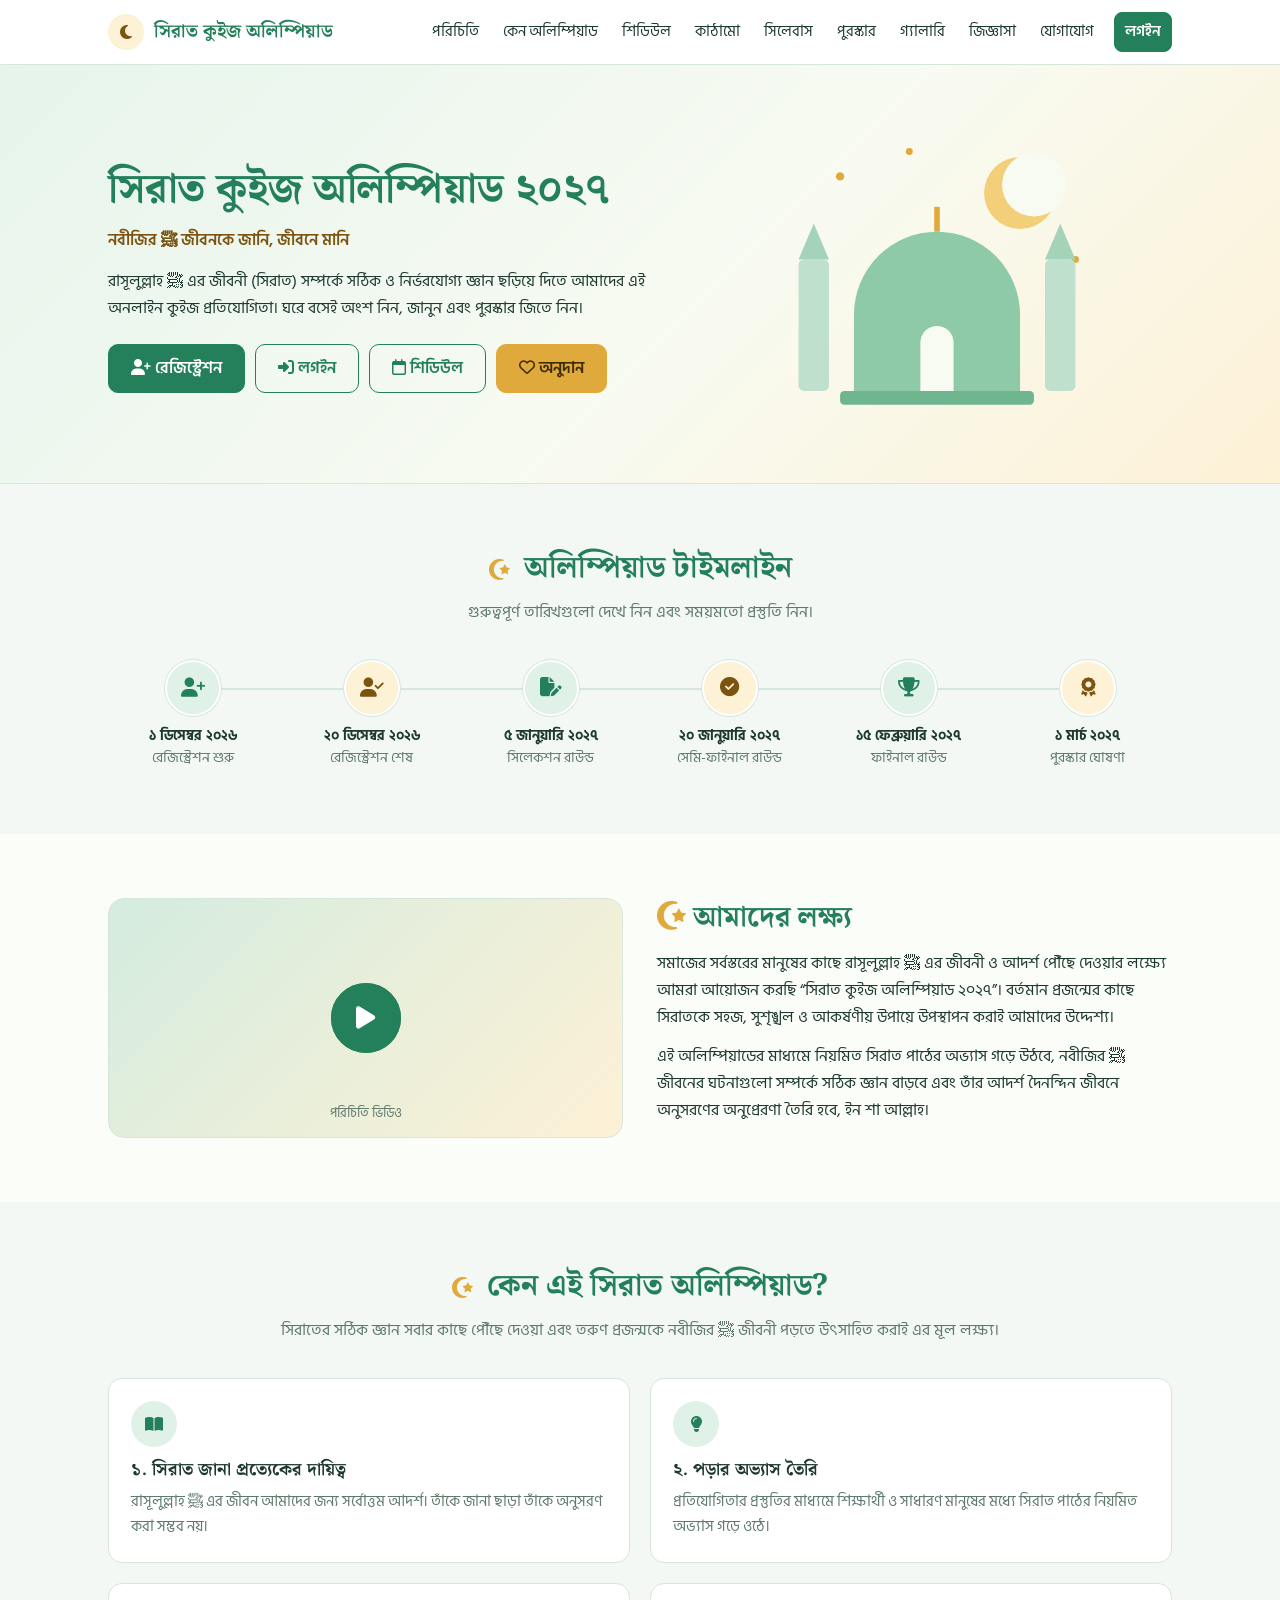
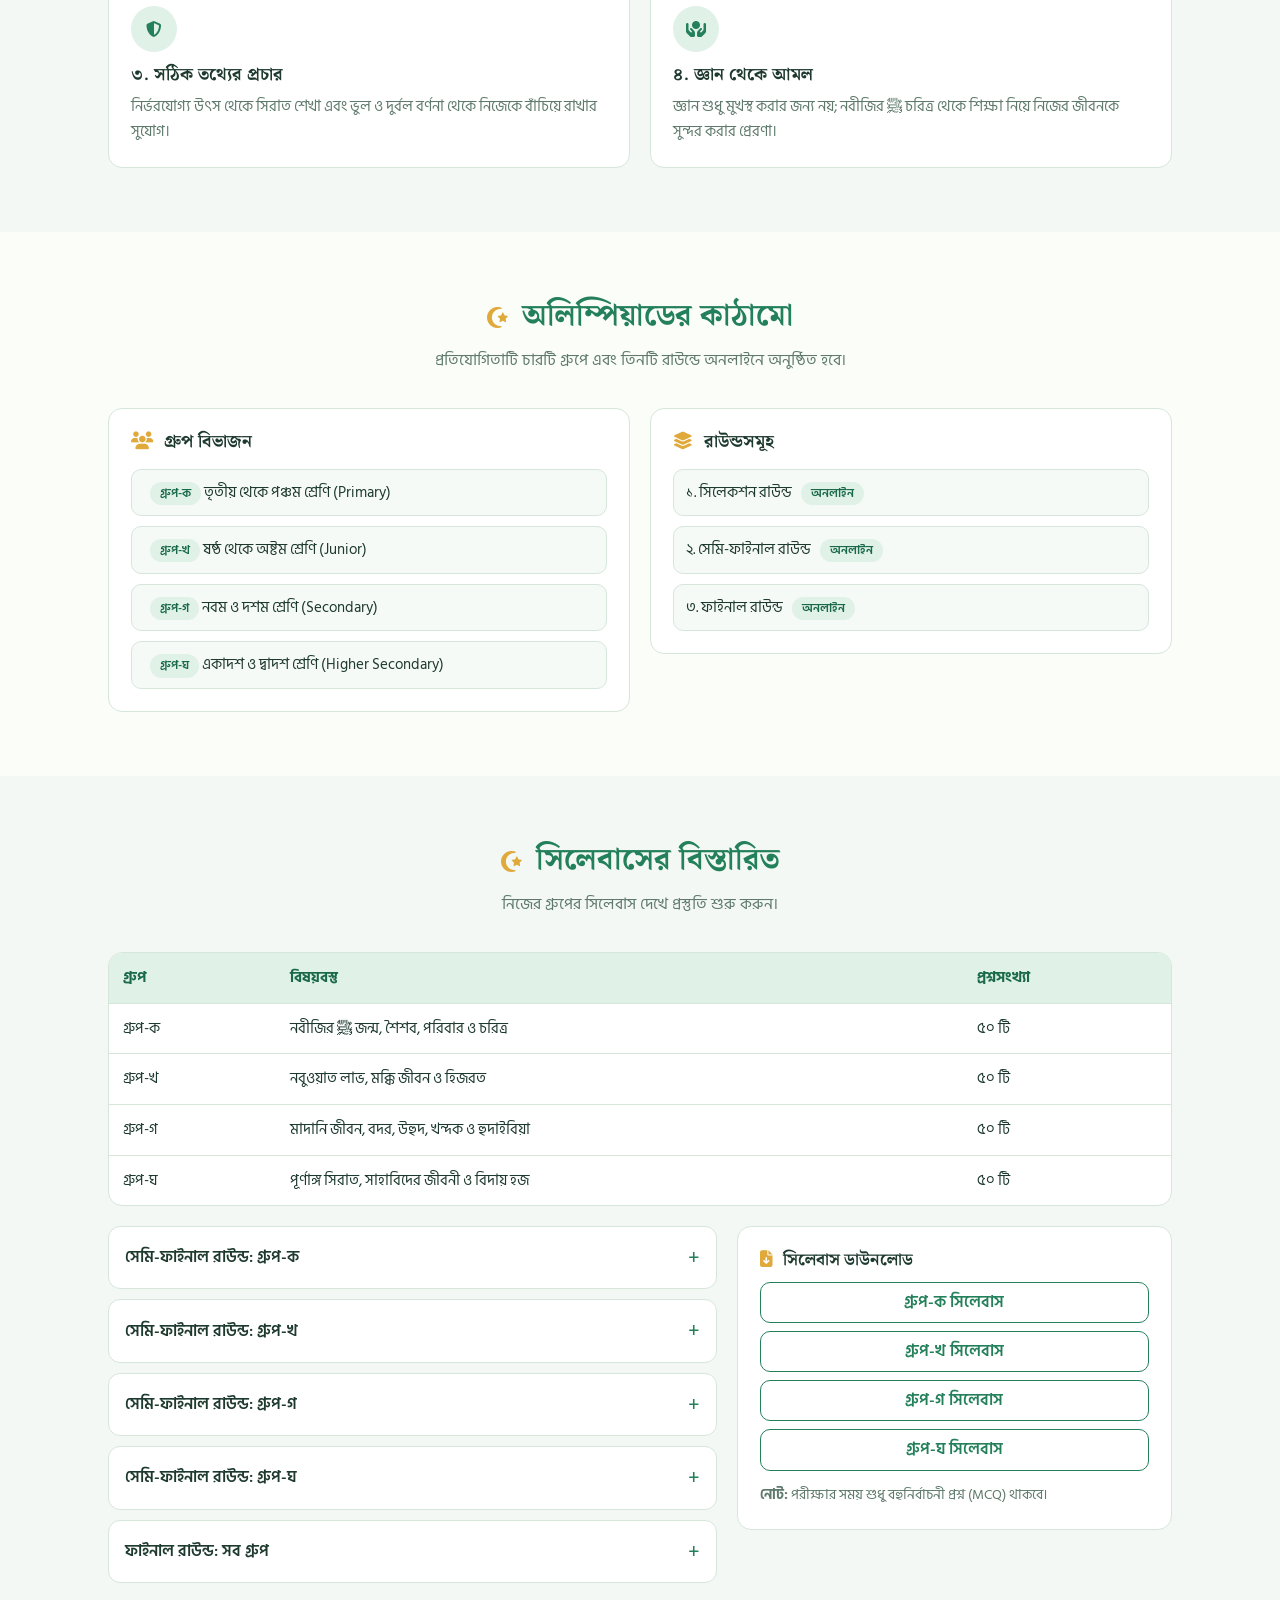
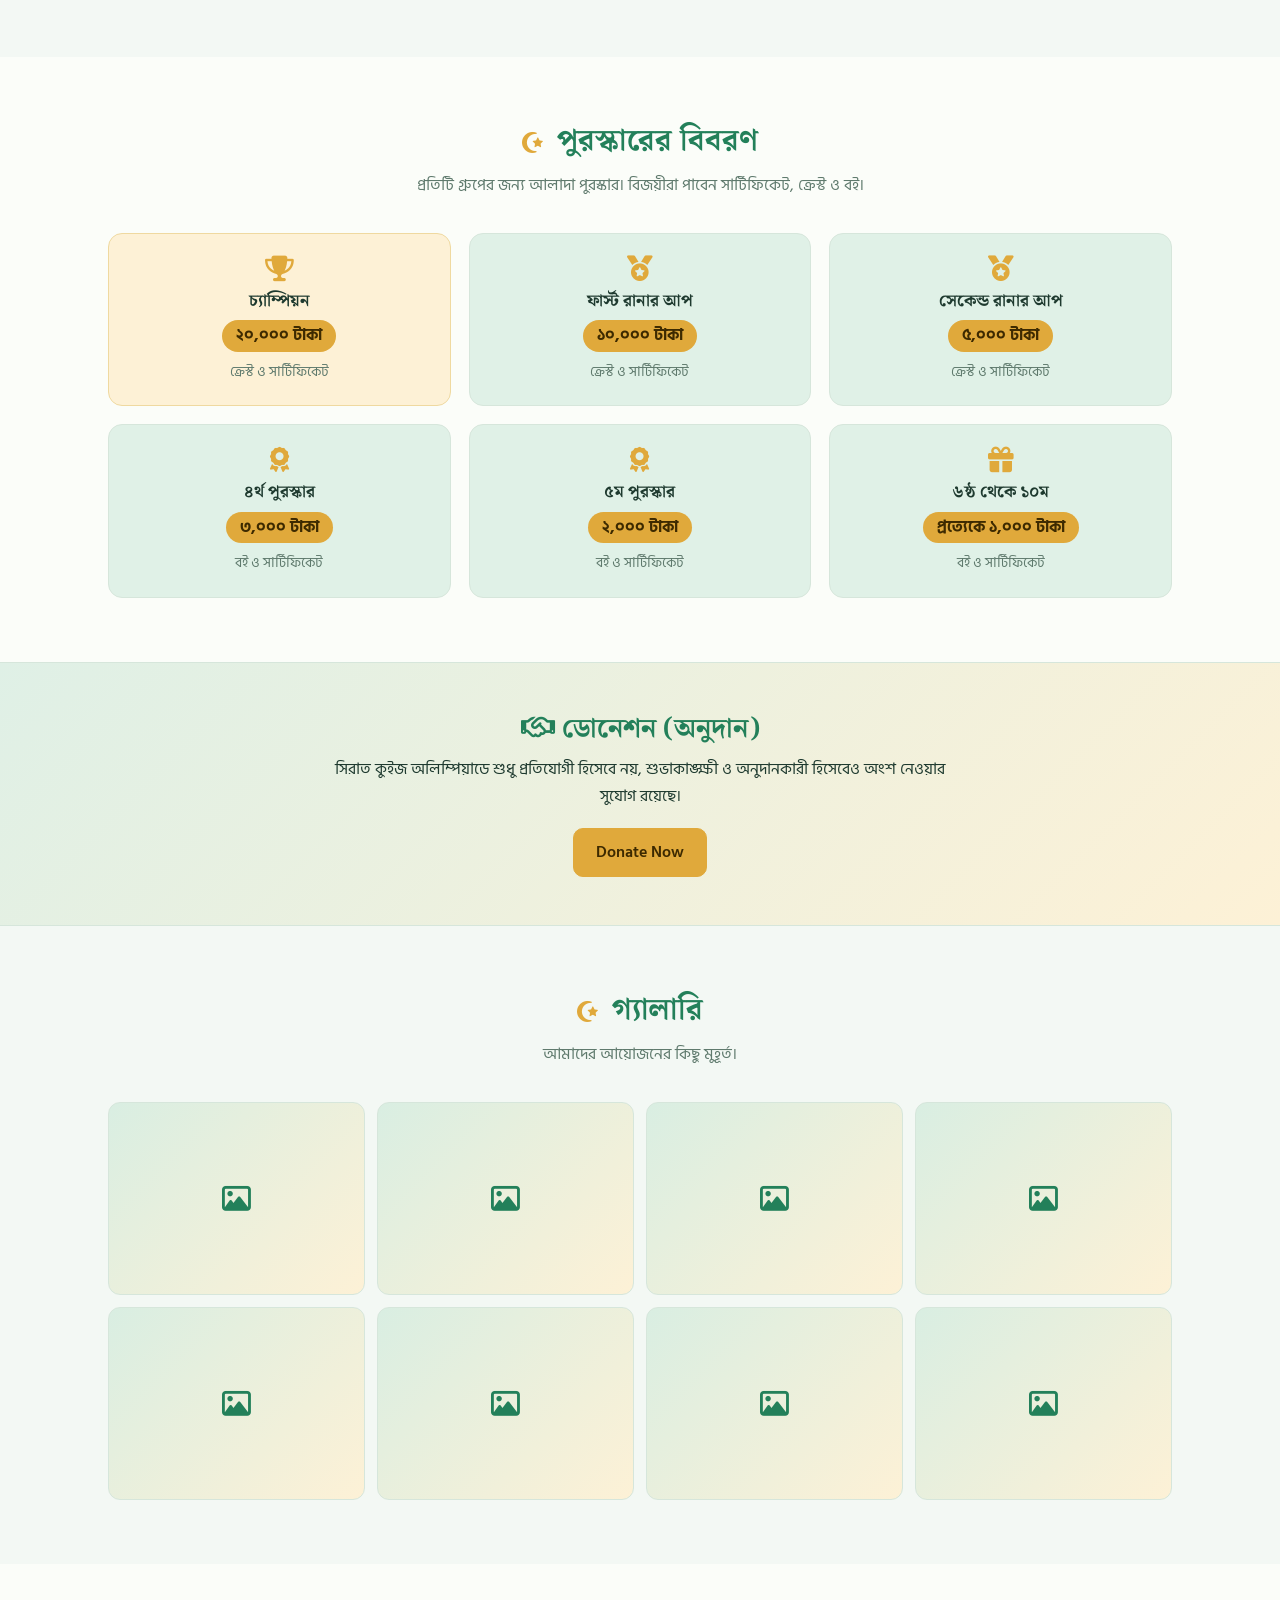
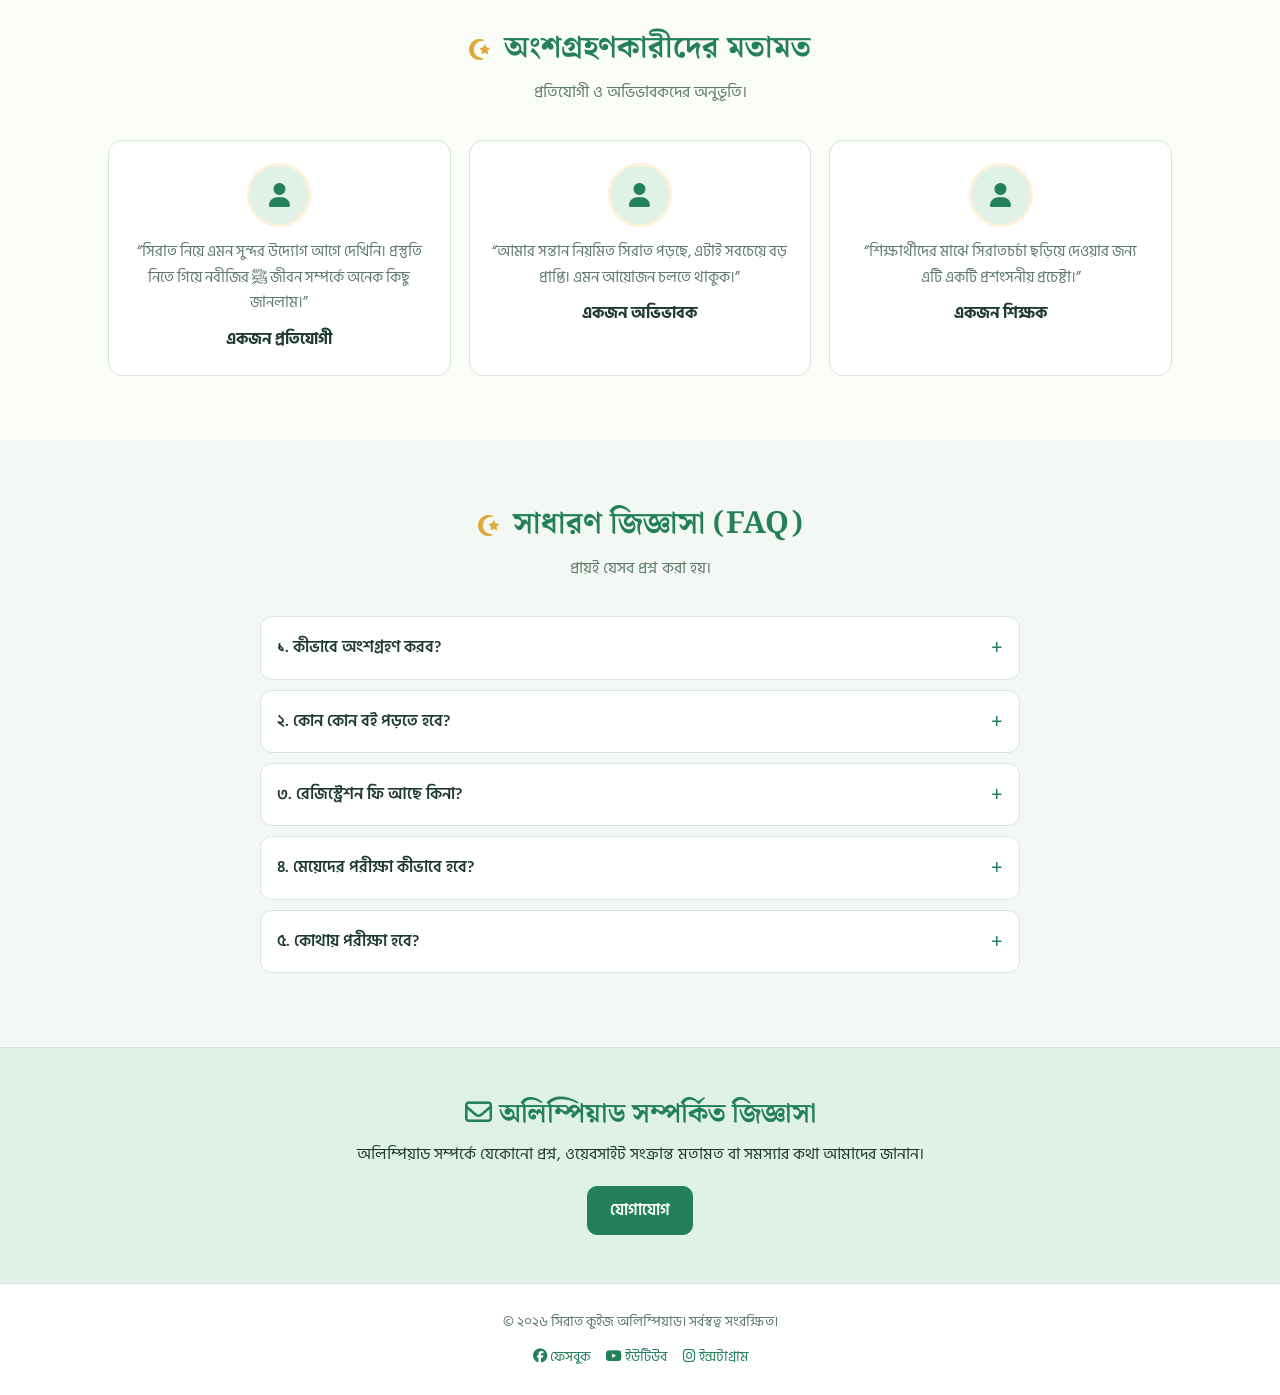
<file: index.html>
<!DOCTYPE html>
<html lang="bn">
<head>
  <meta charset="utf-8">
  <meta name="viewport" content="width=device-width, initial-scale=1, viewport-fit=cover">
  <title>সিরাত কুইজ অলিম্পিয়াড</title>

  <link rel="preconnect" href="https://fonts.googleapis.com">
  <link rel="preconnect" href="https://fonts.gstatic.com" crossorigin>
  <link rel="stylesheet" href="https://fonts.googleapis.com/css2?family=Hind+Siliguri:wght@400;500;600;700&family=Noto+Serif+Bengali:wght@500;700&display=swap">
  <link rel="stylesheet" href="https://cdnjs.cloudflare.com/ajax/libs/font-awesome/6.5.1/css/all.min.css">
  <link rel="stylesheet" href="CSS/style.css">
</head>
<body>

  <!-- ===== হেডার (নেভিগেশন বার) =====
       বড় স্ক্রিনে মেনু বাইরে, ছোট স্ক্রিনে হ্যামবার্গার বাটনের ভিতরে -->
  <header class="site-header">
    <div class="header-in">
      <a class="logo" href="index.html">
        <i class="fa-solid fa-moon"></i>
        <span>সিরাত কুইজ অলিম্পিয়াড</span>
      </a>

      <button class="menu-btn" id="menuBtn" type="button" aria-label="মেনু খুলুন" aria-expanded="false">
        <i class="fa-solid fa-bars"></i>
      </button>

      <nav class="nav" id="nav">
        <a href="index.html#about">পরিচিতি</a>
        <a href="index.html#why">কেন অলিম্পিয়াড</a>
        <a href="index.html#schedule">শিডিউল</a>
        <a href="index.html#structure">কাঠামো</a>
        <a href="index.html#syllabus">সিলেবাস</a>
        <a href="index.html#prizes">পুরস্কার</a>
        <a href="index.html#gallery">গ্যালারি</a>
        <a href="index.html#faq">জিজ্ঞাসা</a>
        <a href="index.html#contact">যোগাযোগ</a>
        <a class="btn btn-small" href="login.html">লগইন</a>
      </nav>
    </div>
  </header>

  <!-- ===== হিরো ===== -->
  <section class="hero">
    <div class="container hero-in">
      <div>
        <h1>সিরাত কুইজ অলিম্পিয়াড ২০২৭</h1>
        <p class="tagline">নবীজির ﷺ জীবনকে জানি, জীবনে মানি</p>
        <p>
          রাসূলুল্লাহ ﷺ এর জীবনী (সিরাত) সম্পর্কে সঠিক ও নির্ভরযোগ্য জ্ঞান ছড়িয়ে দিতে
          আমাদের এই অনলাইন কুইজ প্রতিযোগিতা। ঘরে বসেই অংশ নিন, জানুন এবং পুরস্কার জিতে নিন।
        </p>
        <div class="hero-btns">
          <a class="btn" href="registration.html"><i class="fa-solid fa-user-plus"></i> রেজিস্ট্রেশন</a>
          <a class="btn btn-outline" href="login.html"><i class="fa-solid fa-right-to-bracket"></i> লগইন</a>
          <a class="btn btn-outline" href="#schedule"><i class="fa-regular fa-calendar"></i> শিডিউল</a>
          <a class="btn btn-gold" href="#donate"><i class="fa-regular fa-heart"></i> অনুদান</a>
        </div>
      </div>

      <!-- সাধারণ একটি গম্বুজ ও চাঁদের ছবি (SVG) -->
      <div class="hero-art">
        <svg viewBox="0 0 260 220" xmlns="http://www.w3.org/2000/svg" role="img" aria-label="মসজিদের গম্বুজ ও চাঁদ">
          <circle cx="190" cy="52" r="26" fill="#f3cf7a"/>
          <circle cx="200" cy="46" r="23" fill="#f8fbf2"/>
          <circle cx="60" cy="40" r="3" fill="#e0a93b"/>
          <circle cx="110" cy="22" r="2.5" fill="#e0a93b"/>
          <circle cx="230" cy="100" r="2.5" fill="#e0a93b"/>
          <rect x="30" y="100" width="22" height="95" rx="4" fill="#bfe0cd"/>
          <polygon points="30,100 41,74 52,100" fill="#a5d3b9"/>
          <rect x="208" y="100" width="22" height="95" rx="4" fill="#bfe0cd"/>
          <polygon points="208,100 219,74 230,100" fill="#a5d3b9"/>
          <path d="M70 195 L70 140 A60 60 0 0 1 190 140 L190 195 Z" fill="#8fcaa8"/>
          <rect x="128" y="62" width="4" height="18" fill="#e0a93b"/>
          <rect x="60" y="195" width="140" height="10" rx="3" fill="#6fb590"/>
          <path d="M118 195 L118 160 A12 12 0 0 1 142 160 L142 195 Z" fill="#f8fbf2"/>
        </svg>
      </div>
    </div>
  </section>

  <!-- ===== টাইমলাইন (শিডিউল) =====
       নিচের তারিখগুলো নমুনা, নিজের তারিখ বসান -->
  <section class="section" id="schedule">
    <div class="container">
      <h2 class="title"><i class="fa-solid fa-star-and-crescent"></i> অলিম্পিয়াড টাইমলাইন</h2>
      <p class="lead">গুরুত্বপূর্ণ তারিখগুলো দেখে নিন এবং সময়মতো প্রস্তুতি নিন।</p>

      <ul class="timeline">
        <li>
          <div class="dot"><i class="fa-solid fa-user-plus"></i></div>
          <strong>১ ডিসেম্বর ২০২৬</strong>
          <span>রেজিস্ট্রেশন শুরু</span>
        </li>
        <li>
          <div class="dot"><i class="fa-solid fa-user-check"></i></div>
          <strong>২০ ডিসেম্বর ২০২৬</strong>
          <span>রেজিস্ট্রেশন শেষ</span>
        </li>
        <li>
          <div class="dot"><i class="fa-solid fa-file-pen"></i></div>
          <strong>৫ জানুয়ারি ২০২৭</strong>
          <span>সিলেকশন রাউন্ড</span>
        </li>
        <li>
          <div class="dot"><i class="fa-solid fa-circle-check"></i></div>
          <strong>২০ জানুয়ারি ২০২৭</strong>
          <span>সেমি-ফাইনাল রাউন্ড</span>
        </li>
        <li>
          <div class="dot"><i class="fa-solid fa-trophy"></i></div>
          <strong>১৫ ফেব্রুয়ারি ২০২৭</strong>
          <span>ফাইনাল রাউন্ড</span>
        </li>
        <li>
          <div class="dot"><i class="fa-solid fa-award"></i></div>
          <strong>১ মার্চ ২০২৭</strong>
          <span>পুরস্কার ঘোষণা</span>
        </li>
      </ul>
    </div>
  </section>

  <!-- ===== আমাদের লক্ষ্য ===== -->
  <section class="section alt" id="about">
    <div class="container goal">
      <!-- ভিডিও লিংক বসাতে href="#" এর জায়গায় ইউটিউব লিংক দিন -->
      <div class="video-box">
        <a class="play" href="#" target="_blank" rel="noopener" aria-label="ভিডিও দেখুন">
          <i class="fa-solid fa-play"></i>
        </a>
        <small>পরিচিতি ভিডিও</small>
      </div>

      <div>
        <h2><i class="fa-solid fa-star-and-crescent" style="color: var(--gold)"></i> আমাদের লক্ষ্য</h2>
        <p>
          সমাজের সর্বস্তরের মানুষের কাছে রাসূলুল্লাহ ﷺ এর জীবনী ও আদর্শ পৌঁছে দেওয়ার লক্ষ্যে
          আমরা আয়োজন করছি “সিরাত কুইজ অলিম্পিয়াড ২০২৭”। বর্তমান প্রজন্মের কাছে সিরাতকে
          সহজ, সুশৃঙ্খল ও আকর্ষণীয় উপায়ে উপস্থাপন করাই আমাদের উদ্দেশ্য।
        </p>
        <p>
          এই অলিম্পিয়াডের মাধ্যমে নিয়মিত সিরাত পাঠের অভ্যাস গড়ে উঠবে, নবীজির ﷺ জীবনের
          ঘটনাগুলো সম্পর্কে সঠিক জ্ঞান বাড়বে এবং তাঁর আদর্শ দৈনন্দিন জীবনে অনুসরণের
          অনুপ্রেরণা তৈরি হবে, ইন শা আল্লাহ।
        </p>
      </div>
    </div>
  </section>

  <!-- ===== কেন এই অলিম্পিয়াড ===== -->
  <section class="section" id="why">
    <div class="container">
      <h2 class="title"><i class="fa-solid fa-star-and-crescent"></i> কেন এই সিরাত অলিম্পিয়াড?</h2>
      <p class="lead">
        সিরাতের সঠিক জ্ঞান সবার কাছে পৌঁছে দেওয়া এবং তরুণ প্রজন্মকে নবীজির ﷺ জীবনী পড়তে উৎসাহিত করাই এর মূল লক্ষ্য।
      </p>

      <div class="cards">
        <div class="card">
          <div class="icon"><i class="fa-solid fa-book-open"></i></div>
          <h3>১. সিরাত জানা প্রত্যেকের দায়িত্ব</h3>
          <p>রাসূলুল্লাহ ﷺ এর জীবন আমাদের জন্য সর্বোত্তম আদর্শ। তাঁকে জানা ছাড়া তাঁকে অনুসরণ করা সম্ভব নয়।</p>
        </div>
        <div class="card">
          <div class="icon"><i class="fa-solid fa-lightbulb"></i></div>
          <h3>২. পড়ার অভ্যাস তৈরি</h3>
          <p>প্রতিযোগিতার প্রস্তুতির মাধ্যমে শিক্ষার্থী ও সাধারণ মানুষের মধ্যে সিরাত পাঠের নিয়মিত অভ্যাস গড়ে ওঠে।</p>
        </div>
        <div class="card">
          <div class="icon"><i class="fa-solid fa-shield-halved"></i></div>
          <h3>৩. সঠিক তথ্যের প্রচার</h3>
          <p>নির্ভরযোগ্য উৎস থেকে সিরাত শেখা এবং ভুল ও দুর্বল বর্ণনা থেকে নিজেকে বাঁচিয়ে রাখার সুযোগ।</p>
        </div>
        <div class="card">
          <div class="icon"><i class="fa-solid fa-hands-holding-circle"></i></div>
          <h3>৪. জ্ঞান থেকে আমল</h3>
          <p>জ্ঞান শুধু মুখস্থ করার জন্য নয়; নবীজির ﷺ চরিত্র থেকে শিক্ষা নিয়ে নিজের জীবনকে সুন্দর করার প্রেরণা।</p>
        </div>
      </div>
    </div>
  </section>

  <!-- ===== অলিম্পিয়াডের কাঠামো ===== -->
  <section class="section alt" id="structure">
    <div class="container">
      <h2 class="title"><i class="fa-solid fa-star-and-crescent"></i> অলিম্পিয়াডের কাঠামো</h2>
      <p class="lead">প্রতিযোগিতাটি চারটি গ্রুপে এবং তিনটি রাউন্ডে অনলাইনে অনুষ্ঠিত হবে।</p>

      <div class="two-col">
        <div class="card">
          <h3><i class="fa-solid fa-users"></i> গ্রুপ বিভাজন</h3>
          <ul class="list">
            <li><span class="badge">গ্রুপ-ক</span> তৃতীয় থেকে পঞ্চম শ্রেণি (Primary)</li>
            <li><span class="badge">গ্রুপ-খ</span> ষষ্ঠ থেকে অষ্টম শ্রেণি (Junior)</li>
            <li><span class="badge">গ্রুপ-গ</span> নবম ও দশম শ্রেণি (Secondary)</li>
            <li><span class="badge">গ্রুপ-ঘ</span> একাদশ ও দ্বাদশ শ্রেণি (Higher Secondary)</li>
          </ul>
        </div>

        <div class="card">
          <h3><i class="fa-solid fa-layer-group"></i> রাউন্ডসমূহ</h3>
          <ul class="list">
            <li>১. সিলেকশন রাউন্ড <span class="badge">অনলাইন</span></li>
            <li>২. সেমি-ফাইনাল রাউন্ড <span class="badge">অনলাইন</span></li>
            <li>৩. ফাইনাল রাউন্ড <span class="badge">অনলাইন</span></li>
          </ul>
        </div>
      </div>
    </div>
  </section>

  <!-- ===== সিলেবাস ===== -->
  <section class="section" id="syllabus">
    <div class="container">
      <h2 class="title"><i class="fa-solid fa-star-and-crescent"></i> সিলেবাসের বিস্তারিত</h2>
      <p class="lead">নিজের গ্রুপের সিলেবাস দেখে প্রস্তুতি শুরু করুন।</p>

      <div class="table-wrap">
        <table>
          <thead>
            <tr>
              <th>গ্রুপ</th>
              <th>বিষয়বস্তু</th>
              <th>প্রশ্নসংখ্যা</th>
            </tr>
          </thead>
          <tbody>
            <tr>
              <td>গ্রুপ-ক</td>
              <td>নবীজির ﷺ জন্ম, শৈশব, পরিবার ও চরিত্র</td>
              <td>৫০ টি</td>
            </tr>
            <tr>
              <td>গ্রুপ-খ</td>
              <td>নবুওয়াত লাভ, মক্কি জীবন ও হিজরত</td>
              <td>৫০ টি</td>
            </tr>
            <tr>
              <td>গ্রুপ-গ</td>
              <td>মাদানি জীবন, বদর, উহুদ, খন্দক ও হুদাইবিয়া</td>
              <td>৫০ টি</td>
            </tr>
            <tr>
              <td>গ্রুপ-ঘ</td>
              <td>পূর্ণাঙ্গ সিরাত, সাহাবিদের জীবনী ও বিদায় হজ</td>
              <td>৫০ টি</td>
            </tr>
          </tbody>
        </table>
      </div>

      <div class="syllabus-grid">
        <!-- ক্লিক করলে খুলবে (details ট্যাগ) -->
        <div>
          <details>
            <summary>সেমি-ফাইনাল রাউন্ড: গ্রুপ-ক</summary>
            <ul>
              <li>নবীজির ﷺ বংশ পরিচয়</li>
              <li>জন্ম ও দুধপান কাল</li>
              <li>শৈশবের গুরুত্বপূর্ণ ঘটনা</li>
            </ul>
          </details>
          <details>
            <summary>সেমি-ফাইনাল রাউন্ড: গ্রুপ-খ</summary>
            <ul>
              <li>ওহীর সূচনা ও প্রথম ইসলাম গ্রহণকারীগণ</li>
              <li>মক্কার কঠিন দিনগুলো</li>
              <li>হিজরতের ঘটনা</li>
            </ul>
          </details>
          <details>
            <summary>সেমি-ফাইনাল রাউন্ড: গ্রুপ-গ</summary>
            <ul>
              <li>মদিনার সমাজ ও মসজিদে নববী</li>
              <li>বদর ও উহুদের যুদ্ধ</li>
              <li>খন্দক যুদ্ধ ও হুদাইবিয়ার সন্ধি</li>
            </ul>
          </details>
          <details>
            <summary>সেমি-ফাইনাল রাউন্ড: গ্রুপ-ঘ</summary>
            <ul>
              <li>মক্কা বিজয়</li>
              <li>বিদায় হজ ও শেষ জীবন</li>
              <li>আশারায়ে মুবাশশারার পরিচয়</li>
            </ul>
          </details>
          <details>
            <summary>ফাইনাল রাউন্ড: সব গ্রুপ</summary>
            <ul>
              <li>নিজ নিজ গ্রুপের পূর্ণ সিলেবাস থেকে প্রশ্ন আসবে</li>
              <li>সময়ভিত্তিক প্রশ্নোত্তর পর্ব</li>
            </ul>
          </details>
        </div>

        <div class="card side-box">
          <h3><i class="fa-solid fa-file-arrow-down" style="color: var(--gold)"></i> সিলেবাস ডাউনলোড</h3>
          <div class="dl-links">
            <a class="btn btn-outline btn-small" href="#">গ্রুপ-ক সিলেবাস</a>
            <a class="btn btn-outline btn-small" href="#">গ্রুপ-খ সিলেবাস</a>
            <a class="btn btn-outline btn-small" href="#">গ্রুপ-গ সিলেবাস</a>
            <a class="btn btn-outline btn-small" href="#">গ্রুপ-ঘ সিলেবাস</a>
          </div>
          <p><strong>নোট:</strong> পরীক্ষার সময় শুধু বহুনির্বাচনী প্রশ্ন (MCQ) থাকবে।</p>
        </div>
      </div>
    </div>
  </section>

  <!-- ===== পুরস্কার (টাকার অংক নমুনা, নিজেরটা বসান) ===== -->
  <section class="section alt" id="prizes">
    <div class="container">
      <h2 class="title"><i class="fa-solid fa-star-and-crescent"></i> পুরস্কারের বিবরণ</h2>
      <p class="lead">প্রতিটি গ্রুপের জন্য আলাদা পুরস্কার। বিজয়ীরা পাবেন সার্টিফিকেট, ক্রেস্ট ও বই।</p>

      <div class="prizes">
        <div class="prize first">
          <i class="fa-solid fa-trophy"></i>
          <h3>চ্যাম্পিয়ন</h3>
          <div class="amount">২০,০০০ টাকা</div>
          <p>ক্রেস্ট ও সার্টিফিকেট</p>
        </div>
        <div class="prize">
          <i class="fa-solid fa-medal"></i>
          <h3>ফার্স্ট রানার আপ</h3>
          <div class="amount">১০,০০০ টাকা</div>
          <p>ক্রেস্ট ও সার্টিফিকেট</p>
        </div>
        <div class="prize">
          <i class="fa-solid fa-medal"></i>
          <h3>সেকেন্ড রানার আপ</h3>
          <div class="amount">৫,০০০ টাকা</div>
          <p>ক্রেস্ট ও সার্টিফিকেট</p>
        </div>
        <div class="prize">
          <i class="fa-solid fa-award"></i>
          <h3>৪র্থ পুরস্কার</h3>
          <div class="amount">৩,০০০ টাকা</div>
          <p>বই ও সার্টিফিকেট</p>
        </div>
        <div class="prize">
          <i class="fa-solid fa-award"></i>
          <h3>৫ম পুরস্কার</h3>
          <div class="amount">২,০০০ টাকা</div>
          <p>বই ও সার্টিফিকেট</p>
        </div>
        <div class="prize">
          <i class="fa-solid fa-gift"></i>
          <h3>৬ষ্ঠ থেকে ১০ম</h3>
          <div class="amount">প্রত্যেকে ১,০০০ টাকা</div>
          <p>বই ও সার্টিফিকেট</p>
        </div>
      </div>
    </div>
  </section>

  <!-- ===== অনুদান ===== -->
  <section class="donate" id="donate">
    <div class="container">
      <h2><i class="fa-regular fa-handshake"></i> ডোনেশন (অনুদান)</h2>
      <p>সিরাত কুইজ অলিম্পিয়াডে শুধু প্রতিযোগী হিসেবে নয়, শুভাকাঙ্ক্ষী ও অনুদানকারী হিসেবেও অংশ নেওয়ার সুযোগ রয়েছে।</p>
      <a class="btn btn-gold" href="#contact">Donate Now</a>
    </div>
  </section>

  <!-- ===== গ্যালারি =====
       আসল ছবি দিতে: <div class="photo">...</div> এর জায়গায়
       <img src="images/photo1.jpg" alt="ছবির বিবরণ"> লিখুন -->
  <section class="section" id="gallery">
    <div class="container">
      <h2 class="title"><i class="fa-solid fa-star-and-crescent"></i> গ্যালারি</h2>
      <p class="lead">আমাদের আয়োজনের কিছু মুহূর্ত।</p>

      <div class="gallery">
        <div class="photo"><i class="fa-regular fa-image"></i></div>
        <div class="photo"><i class="fa-regular fa-image"></i></div>
        <div class="photo"><i class="fa-regular fa-image"></i></div>
        <div class="photo"><i class="fa-regular fa-image"></i></div>
        <div class="photo"><i class="fa-regular fa-image"></i></div>
        <div class="photo"><i class="fa-regular fa-image"></i></div>
        <div class="photo"><i class="fa-regular fa-image"></i></div>
        <div class="photo"><i class="fa-regular fa-image"></i></div>
      </div>
    </div>
  </section>

  <!-- ===== মন্তব্য (নমুনা লেখা, নিজের মন্তব্য বসান) ===== -->
  <section class="section alt">
    <div class="container">
      <h2 class="title"><i class="fa-solid fa-star-and-crescent"></i> অংশগ্রহণকারীদের মতামত</h2>
      <p class="lead">প্রতিযোগী ও অভিভাবকদের অনুভূতি।</p>

      <div class="quotes">
        <div class="quote">
          <div class="avatar"><i class="fa-solid fa-user"></i></div>
          <p>“সিরাত নিয়ে এমন সুন্দর উদ্যোগ আগে দেখিনি। প্রস্তুতি নিতে গিয়ে নবীজির ﷺ জীবন সম্পর্কে অনেক কিছু জানলাম।”</p>
          <strong>একজন প্রতিযোগী</strong>
        </div>
        <div class="quote">
          <div class="avatar"><i class="fa-solid fa-user"></i></div>
          <p>“আমার সন্তান নিয়মিত সিরাত পড়ছে, এটাই সবচেয়ে বড় প্রাপ্তি। এমন আয়োজন চলতে থাকুক।”</p>
          <strong>একজন অভিভাবক</strong>
        </div>
        <div class="quote">
          <div class="avatar"><i class="fa-solid fa-user"></i></div>
          <p>“শিক্ষার্থীদের মাঝে সিরাতচর্চা ছড়িয়ে দেওয়ার জন্য এটি একটি প্রশংসনীয় প্রচেষ্টা।”</p>
          <strong>একজন শিক্ষক</strong>
        </div>
      </div>
    </div>
  </section>

  <!-- ===== সাধারণ জিজ্ঞাসা (FAQ) ===== -->
  <section class="section" id="faq">
    <div class="container">
      <h2 class="title"><i class="fa-solid fa-star-and-crescent"></i> সাধারণ জিজ্ঞাসা (FAQ)</h2>
      <p class="lead">প্রায়ই যেসব প্রশ্ন করা হয়।</p>

      <div class="faq">
        <details>
          <summary>১. কীভাবে অংশগ্রহণ করব?</summary>
          <div>“রেজিস্ট্রেশন” বাটনে ক্লিক করে ফর্ম পূরণ করুন। এরপর লগইন করে নির্ধারিত সময়ে পরীক্ষায় অংশ নিন।</div>
        </details>
        <details>
          <summary>২. কোন কোন বই পড়তে হবে?</summary>
          <div>প্রতিটি গ্রুপের সিলেবাসে নির্ধারিত বইয়ের তালিকা দেওয়া থাকবে। সিলেবাস অংশ থেকে ডাউনলোড করুন।</div>
        </details>
        <details>
          <summary>৩. রেজিস্ট্রেশন ফি আছে কিনা?</summary>
          <div>এখানে আপনার রেজিস্ট্রেশন ফি সংক্রান্ত তথ্য লিখুন।</div>
        </details>
        <details>
          <summary>৪. মেয়েদের পরীক্ষা কীভাবে হবে?</summary>
          <div>পরীক্ষা অনলাইনে হবে, তাই ছেলে-মেয়ে সবাই নিজ নিজ বাড়ি থেকে অংশ নিতে পারবে।</div>
        </details>
        <details>
          <summary>৫. কোথায় পরীক্ষা হবে?</summary>
          <div>সব রাউন্ড অনলাইনে হবে। লগইন করে নির্ধারিত সময়ে পরীক্ষা শুরু করতে হবে।</div>
        </details>
      </div>
    </div>
  </section>

  <!-- ===== যোগাযোগ ===== -->
  <section class="contact" id="contact">
    <div class="container">
      <h2><i class="fa-regular fa-envelope"></i> অলিম্পিয়াড সম্পর্কিত জিজ্ঞাসা</h2>
      <p>অলিম্পিয়াড সম্পর্কে যেকোনো প্রশ্ন, ওয়েবসাইট সংক্রান্ত মতামত বা সমস্যার কথা আমাদের জানান।</p>
      <a class="btn" href="mailto:support@example.com">যোগাযোগ</a>
    </div>
  </section>

  <!-- ===== ফুটার ===== -->
  <footer class="footer">
    <div class="container">
      <div>© ২০২৬ সিরাত কুইজ অলিম্পিয়াড। সর্বস্বত্ব সংরক্ষিত।</div>
      <div class="social">
        <a href="#"><i class="fa-brands fa-facebook"></i> ফেসবুক</a>
        <a href="#"><i class="fa-brands fa-youtube"></i> ইউটিউব</a>
        <a href="#"><i class="fa-brands fa-instagram"></i> ইন্সটাগ্রাম</a>
      </div>
    </div>
  </footer>

  <script src="js/config.js"></script>
  <script src="js/script.js"></script>
</body>
</html>
</file>
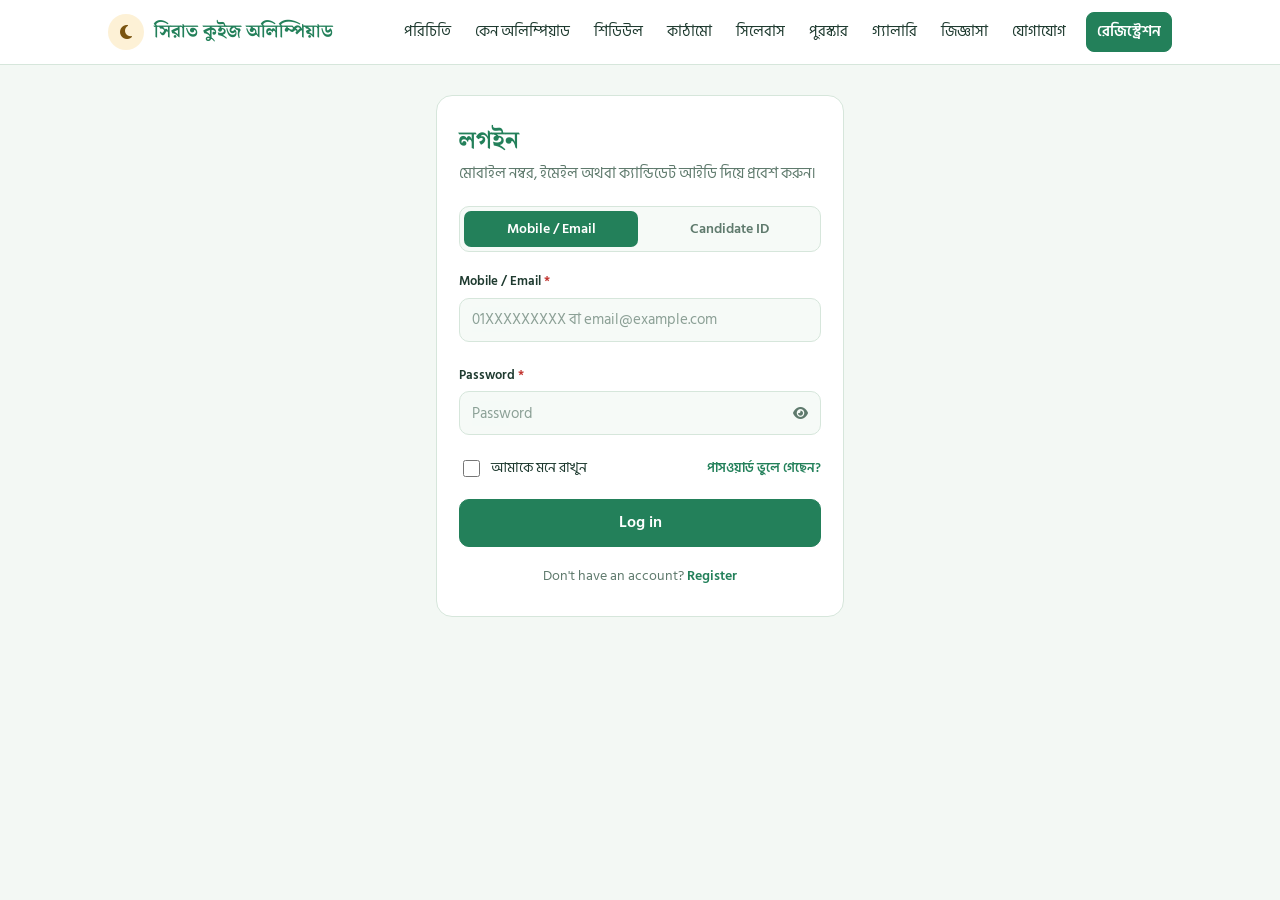
<file: dashboard.html>
<!DOCTYPE html>
<html lang="bn">
<head>
  <meta charset="utf-8">
  <meta name="viewport" content="width=device-width, initial-scale=1, viewport-fit=cover">
  <title>ড্যাশবোর্ড - সিরাত কুইজ অলিম্পিয়াড</title>

  <link rel="preconnect" href="https://fonts.googleapis.com">
  <link rel="preconnect" href="https://fonts.gstatic.com" crossorigin>
  <link rel="stylesheet" href="https://fonts.googleapis.com/css2?family=Hind+Siliguri:wght@400;500;600;700&family=Noto+Serif+Bengali:wght@500;700&display=swap">
  <link rel="stylesheet" href="https://cdnjs.cloudflare.com/ajax/libs/font-awesome/6.5.1/css/all.min.css">
  <link rel="stylesheet" href="CSS/style.css">
  <link rel="stylesheet" href="CSS/auth.css">
</head>
<body>

  <!-- হেডার (হোম পেজের মতোই) -->
  <header class="site-header">
    <div class="header-in">
      <a class="logo" href="index.html">
        <i class="fa-solid fa-moon"></i>
        <span>সিরাত কুইজ অলিম্পিয়াড</span>
      </a>

      <button class="menu-btn" id="menuBtn" type="button" aria-label="মেনু খুলুন" aria-expanded="false">
        <i class="fa-solid fa-bars"></i>
      </button>

      <nav class="nav" id="nav">
        <a href="index.html">হোম</a>
        <a href="index.html#schedule">শিডিউল</a>
        <a href="index.html#syllabus">সিলেবাস</a>
        <a href="index.html#prizes">পুরস্কার</a>
        <a href="index.html#faq">জিজ্ঞাসা</a>
        <a href="index.html#contact">যোগাযোগ</a>
        <a class="btn btn-small" href="#" id="logoutBtn">লগআউট</a>
      </nav>
    </div>
  </header>

  <main class="auth-main dash">

    <!-- তথ্য আসার আগে এটা দেখাবে -->
    <div class="auth-card" id="loading">
      <p class="sub" style="margin:0">তথ্য লোড হচ্ছে…</p>
    </div>

    <!-- তথ্য এলে এই অংশ দেখাবে -->
    <div id="content" hidden>

      <div class="auth-card welcome">
        <p class="sub" style="margin:0 0 4px">আসসালামু আলাইকুম</p>
        <h1 id="welcomeName"></h1>
        <p class="sub" style="margin:6px 0 0">ক্যান্ডিডেট আইডি: <strong id="cidText"></strong></p>
      </div>

      <div class="auth-card">
        <h2 class="dash-title"><i class="fa-solid fa-id-card"></i> আপনার তথ্য</h2>
        <dl class="info" id="info"></dl>
      </div>

      <div class="auth-card">
        <h2 class="dash-title"><i class="fa-regular fa-calendar"></i> পরীক্ষার আপডেট</h2>
        <p class="sub" style="margin:0">
          পরীক্ষা শুরুর সময় হলে এখানে “পরীক্ষা শুরু করুন” বাটন আসবে।
          তারিখ জানতে <a href="index.html#schedule">শিডিউল</a> দেখুন।
        </p>
      </div>

    </div>
  </main>

  <script src="js/config.js"></script>
  <script src="js/script.js"></script>
  <script src="js/dashboard.js"></script>
</body>
</html>
</file>
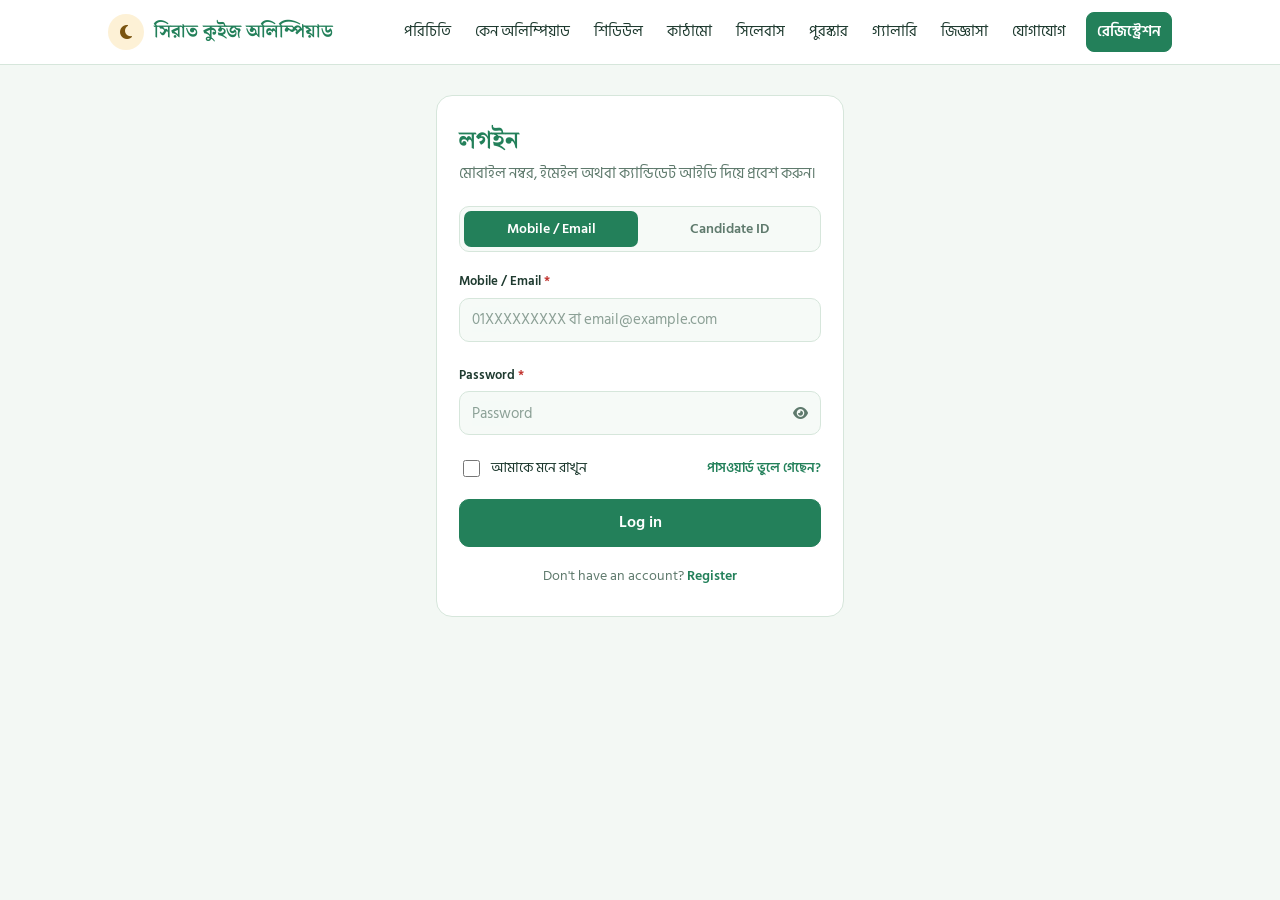
<file: login.html>
<!DOCTYPE html>
<html lang="bn">
<head>
  <meta charset="utf-8">
  <meta name="viewport" content="width=device-width, initial-scale=1, viewport-fit=cover">
  <title>লগইন - সিরাত কুইজ অলিম্পিয়াড</title>

  <link rel="preconnect" href="https://fonts.googleapis.com">
  <link rel="preconnect" href="https://fonts.gstatic.com" crossorigin>
  <link rel="stylesheet" href="https://fonts.googleapis.com/css2?family=Hind+Siliguri:wght@400;500;600;700&family=Noto+Serif+Bengali:wght@500;700&display=swap">
  <link rel="stylesheet" href="https://cdnjs.cloudflare.com/ajax/libs/font-awesome/6.5.1/css/all.min.css">
  <link rel="stylesheet" href="CSS/style.css">
  <link rel="stylesheet" href="CSS/auth.css">
</head>
<body>

  <!-- হেডার (হোম পেজের মতোই) -->
  <header class="site-header">
    <div class="header-in">
      <a class="logo" href="index.html">
        <i class="fa-solid fa-moon"></i>
        <span>সিরাত কুইজ অলিম্পিয়াড</span>
      </a>

      <button class="menu-btn" id="menuBtn" type="button" aria-label="মেনু খুলুন" aria-expanded="false">
        <i class="fa-solid fa-bars"></i>
      </button>

      <nav class="nav" id="nav">
        <a href="index.html#about">পরিচিতি</a>
        <a href="index.html#why">কেন অলিম্পিয়াড</a>
        <a href="index.html#schedule">শিডিউল</a>
        <a href="index.html#structure">কাঠামো</a>
        <a href="index.html#syllabus">সিলেবাস</a>
        <a href="index.html#prizes">পুরস্কার</a>
        <a href="index.html#gallery">গ্যালারি</a>
        <a href="index.html#faq">জিজ্ঞাসা</a>
        <a href="index.html#contact">যোগাযোগ</a>
        <a class="btn btn-small" href="registration.html">রেজিস্ট্রেশন</a>
      </nav>
    </div>
  </header>

  <main class="auth-main">
    <div class="auth-card" id="card">

      <!-- ===== লগইন অংশ ===== -->
      <section id="loginView">
        <h1>লগইন</h1>
        <p class="sub">মোবাইল নম্বর, ইমেইল অথবা ক্যান্ডিডেট আইডি দিয়ে প্রবেশ করুন।</p>

        <form id="loginForm" novalidate>
          <div class="alert" id="alert" role="alert"></div>

          <!-- দুইটা ট্যাব: Mobile/Email অথবা Candidate ID -->
          <div class="tabs" role="tablist">
            <button type="button" class="tab on" data-mode="contact" role="tab" aria-selected="true">Mobile / Email</button>
            <button type="button" class="tab" data-mode="cid" role="tab" aria-selected="false">Candidate ID</button>
          </div>

          <div>
            <label for="userId" id="idLabel">Mobile / Email <span class="req">*</span></label>
            <input id="userId" placeholder="01XXXXXXXXX বা email@example.com" autocomplete="username">
            <div class="hint warn" id="idHint" hidden>ক্যান্ডিডেট আইডি আপনার রেজিস্ট্রেশন নিশ্চিতকরণ বার্তায় দেওয়া আছে।</div>
            <div class="err" id="userIdErr"></div>
          </div>

          <div>
            <label for="password">Password <span class="req">*</span></label>
            <div class="pw">
              <input id="password" type="password" placeholder="Password" autocomplete="current-password">
              <button type="button" id="eyeBtn" aria-label="পাসওয়ার্ড দেখুন"><i class="fa-solid fa-eye"></i></button>
            </div>
            <div class="hint warn" id="capsHint" hidden>Caps Lock চালু আছে</div>
            <div class="err" id="passwordErr"></div>
          </div>

          <div class="row">
            <label class="check" for="remember">
              <input type="checkbox" id="remember">
              আমাকে মনে রাখুন
            </label>
            <a href="#" id="forgotLink">পাসওয়ার্ড ভুলে গেছেন?</a>
          </div>

          <button class="btn" id="loginBtn" type="submit">Log in</button>
        </form>

        <p class="foot">Don't have an account? <a href="registration.html">Register</a></p>
      </section>

      <!-- ===== পাসওয়ার্ড রিসেট অংশ ===== -->
      <section id="resetView" hidden>
        <h1>পাসওয়ার্ড রিসেট</h1>
        <p class="sub">আপনার মোবাইল বা ইমেইল দিন। রেজিস্ট্রেশনের সময় দেওয়া ইমেইলে ৬ সংখ্যার কোড পাঠানো হবে।</p>

        <form id="resetForm" novalidate>
          <div class="alert" id="resetAlert" role="status"></div>

          <div>
            <label for="resetId">Mobile / Email <span class="req">*</span></label>
            <input id="resetId" placeholder="01XXXXXXXXX বা email@example.com">
            <div class="err" id="resetIdErr"></div>
          </div>

          <button class="btn" id="resetBtn" type="submit">Send reset code</button>
        </form>

        <!-- ধাপ ২: কোড ও নতুন পাসওয়ার্ড (কোড পাঠানোর পর এটা দেখা যাবে) -->
        <form id="resetForm2" novalidate hidden>
          <div class="alert" id="resetAlert2" role="status"></div>

          <div>
            <label for="resetCode">রিসেট কোড (৬ সংখ্যা) <span class="req">*</span></label>
            <input id="resetCode" inputmode="numeric" maxlength="6" placeholder="123456" autocomplete="one-time-code">
            <div class="err" id="resetCodeErr"></div>
          </div>

          <div>
            <label for="newPw">New Password <span class="req">*</span></label>
            <input id="newPw" type="password" placeholder="New Password" autocomplete="new-password">
            <div class="hint">অন্তত ৮ অক্ষর, বড়-ছোট হাতের অক্ষর ও সংখ্যা দিন</div>
            <div class="err" id="newPwErr"></div>
          </div>

          <div>
            <label for="newPw2">Confirm New Password <span class="req">*</span></label>
            <input id="newPw2" type="password" placeholder="Confirm New Password" autocomplete="new-password">
            <div class="err" id="newPw2Err"></div>
          </div>

          <button class="btn" id="resetBtn2" type="submit">Change password</button>
          <p class="foot" style="margin:0"><a href="#" id="againLink">কোড পাননি? আবার পাঠান</a></p>
        </form>

        <p class="foot"><a href="#" id="backLink">← লগইনে ফিরে যান</a></p>
      </section>

    </div>
  </main>

  <script src="js/config.js"></script>
  <script src="js/script.js"></script>
  <script src="js/login.js"></script>
</body>
</html>
</file>
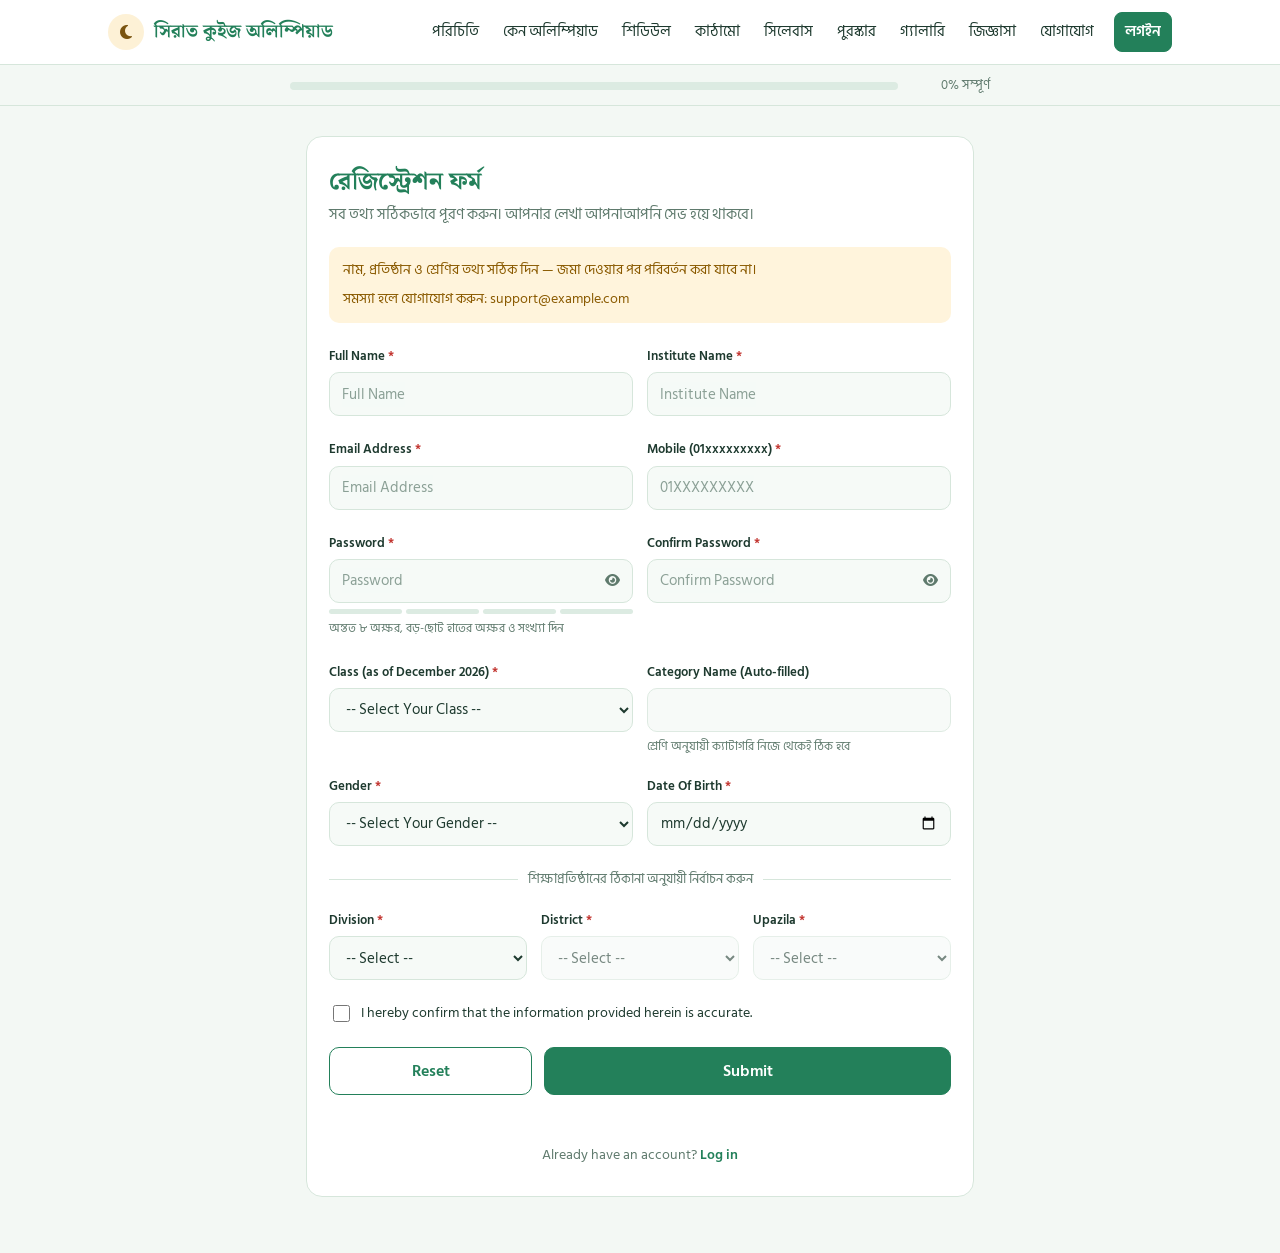
<file: registration.html>
<!DOCTYPE html>
<html lang="bn">
<head>
  <meta charset="utf-8">
  <meta name="viewport" content="width=device-width, initial-scale=1, viewport-fit=cover">
  <title>রেজিস্ট্রেশন - সিরাত কুইজ অলিম্পিয়াড</title>

  <link rel="preconnect" href="https://fonts.googleapis.com">
  <link rel="preconnect" href="https://fonts.gstatic.com" crossorigin>
  <link rel="stylesheet" href="https://fonts.googleapis.com/css2?family=Hind+Siliguri:wght@400;500;600;700&family=Noto+Serif+Bengali:wght@500;700&display=swap">
  <link rel="stylesheet" href="https://cdnjs.cloudflare.com/ajax/libs/font-awesome/6.5.1/css/all.min.css">
  <link rel="stylesheet" href="CSS/style.css">
  <link rel="stylesheet" href="CSS/auth.css">
</head>
<body>

  <!-- হেডার (হোম পেজের মতোই) -->
  <header class="site-header">
    <div class="header-in">
      <a class="logo" href="index.html">
        <i class="fa-solid fa-moon"></i>
        <span>সিরাত কুইজ অলিম্পিয়াড</span>
      </a>

      <button class="menu-btn" id="menuBtn" type="button" aria-label="মেনু খুলুন" aria-expanded="false">
        <i class="fa-solid fa-bars"></i>
      </button>

      <nav class="nav" id="nav">
        <a href="index.html#about">পরিচিতি</a>
        <a href="index.html#why">কেন অলিম্পিয়াড</a>
        <a href="index.html#schedule">শিডিউল</a>
        <a href="index.html#structure">কাঠামো</a>
        <a href="index.html#syllabus">সিলেবাস</a>
        <a href="index.html#prizes">পুরস্কার</a>
        <a href="index.html#gallery">গ্যালারি</a>
        <a href="index.html#faq">জিজ্ঞাসা</a>
        <a href="index.html#contact">যোগাযোগ</a>
        <a class="btn btn-small" href="login.html">লগইন</a>
      </nav>
    </div>
  </header>

  <!-- ফর্ম কতটুকু পূরণ হয়েছে তার প্রগ্রেস বার -->
  <div class="progress-bar">
    <div class="progress-in">
      <div class="track"><div class="fill" id="fill"></div></div>
      <span id="pct">0% সম্পূর্ণ</span>
    </div>
  </div>

  <main class="auth-main wide">
    <div class="auth-card">
      <h1>রেজিস্ট্রেশন ফর্ম</h1>
      <p class="sub">সব তথ্য সঠিকভাবে পূরণ করুন। আপনার লেখা আপনাআপনি সেভ হয়ে থাকবে।</p>

      <div class="notice">
        <p>নাম, প্রতিষ্ঠান ও শ্রেণির তথ্য সঠিক দিন — জমা দেওয়ার পর পরিবর্তন করা যাবে না।</p>
        <p>সমস্যা হলে যোগাযোগ করুন: support@example.com</p>
      </div>

      <form id="regForm" class="reg-form" novalidate>

        <div>
          <label for="name">Full Name <span class="req">*</span></label>
          <input id="name" placeholder="Full Name" autocomplete="name">
          <div class="err" id="nameErr"></div>
        </div>

        <div>
          <label for="inst">Institute Name <span class="req">*</span></label>
          <input id="inst" placeholder="Institute Name">
          <div class="err" id="instErr"></div>
        </div>

        <div>
          <label for="email">Email Address <span class="req">*</span></label>
          <input id="email" type="email" placeholder="Email Address" autocomplete="email">
          <div class="err" id="emailErr"></div>
        </div>

        <div>
          <label for="mobile">Mobile (01xxxxxxxxx) <span class="req">*</span></label>
          <input id="mobile" inputmode="numeric" maxlength="11" placeholder="01XXXXXXXXX" autocomplete="tel">
          <div class="err" id="mobileErr"></div>
        </div>

        <div>
          <label for="pw">Password <span class="req">*</span></label>
          <div class="pw">
            <input id="pw" type="password" placeholder="Password" autocomplete="new-password">
            <button type="button" class="eye" data-target="pw" aria-label="পাসওয়ার্ড দেখুন"><i class="fa-solid fa-eye"></i></button>
          </div>
          <div class="meter" id="meter"><i></i><i></i><i></i><i></i></div>
          <div class="hint" id="pwHint">অন্তত ৮ অক্ষর, বড়-ছোট হাতের অক্ষর ও সংখ্যা দিন</div>
          <div class="err" id="pwErr"></div>
        </div>

        <div>
          <label for="pw2">Confirm Password <span class="req">*</span></label>
          <div class="pw">
            <input id="pw2" type="password" placeholder="Confirm Password" autocomplete="new-password">
            <button type="button" class="eye" data-target="pw2" aria-label="পাসওয়ার্ড দেখুন"><i class="fa-solid fa-eye"></i></button>
          </div>
          <div class="err" id="pw2Err"></div>
        </div>

        <div>
          <label for="cls">Class (as of December 2026) <span class="req">*</span></label>
          <select id="cls">
            <option value="">-- Select Your Class --</option>
          </select>
          <div class="err" id="clsErr"></div>
        </div>

        <div>
          <label for="cat">Category Name (Auto-filled)</label>
          <input id="cat" readonly>
          <div class="hint">শ্রেণি অনুযায়ী ক্যাটাগরি নিজে থেকেই ঠিক হবে</div>
        </div>

        <div>
          <label for="gender">Gender <span class="req">*</span></label>
          <select id="gender">
            <option value="">-- Select Your Gender --</option>
            <option value="Male">Male</option>
            <option value="Female">Female</option>
            <option value="Other">Other</option>
          </select>
          <div class="err" id="genderErr"></div>
        </div>

        <div>
          <label for="dob">Date Of Birth <span class="req">*</span></label>
          <input id="dob" type="date">
          <div class="hint" id="age"></div>
          <div class="err" id="dobErr"></div>
        </div>

        <div class="divider full">শিক্ষাপ্রতিষ্ঠানের ঠিকানা অনুযায়ী নির্বাচন করুন</div>

        <div class="geo full">
          <div>
            <label for="division">Division <span class="req">*</span></label>
            <select id="division">
              <option value="">-- Select --</option>
            </select>
            <div class="err" id="divisionErr"></div>
          </div>

          <div>
            <label for="district">District <span class="req">*</span></label>
            <select id="district" disabled>
              <option value="">-- Select --</option>
            </select>
            <div class="err" id="districtErr"></div>
          </div>

          <div>
            <label for="upazila">Upazila <span class="req">*</span></label>
            <select id="upazila" disabled>
              <option value="">-- Select --</option>
            </select>
            <div class="err" id="upazilaErr"></div>
          </div>
        </div>

        <div class="full">
          <label class="check" for="confirm">
            <input type="checkbox" id="confirm">
            <span>I hereby confirm that the information provided herein is accurate.</span>
          </label>
          <div class="err" id="confirmErr"></div>
        </div>

        <div class="full actions">
          <button class="btn btn-outline" type="button" id="resetBtn">Reset</button>
          <button class="btn" type="submit">Submit</button>
        </div>

        <div class="full draft" id="draft"></div>
      </form>

      <!-- জমা দেওয়ার পর এই অংশ দেখা যাবে -->
      <div class="done" id="done">
        <h2>রেজিস্ট্রেশন সম্পন্ন!</h2>
        <p>আপনার তথ্য গ্রহণ করা হয়েছে।</p>
        <dl id="summary"></dl>
        <p class="foot"><a href="login.html">লগইন করুন</a></p>
      </div>

      <p class="foot" id="loginText">Already have an account? <a href="login.html">Log in</a></p>
    </div>
  </main>

  <div class="toast" id="toast" role="status"></div>

  <script src="js/config.js"></script>
  <script src="js/script.js"></script>
  <script src="js/registration.js"></script>
</body>
</html>
</file>
<file: CSS/style.css>
/* =========================================================
   সিরাত কুইজ অলিম্পিয়াড - মূল স্টাইল (সব পেজে ব্যবহার হবে)
   কালার বদলাতে চাইলে শুধু নিচের :root এর কালারগুলো বদলান।
   সব কালার লাইট (হালকা) রাখা হয়েছে।
   ========================================================= */

:root {
  --bg: #f3f8f4;            /* পেজের হালকা সবুজ ব্যাকগ্রাউন্ড */
  --bg-alt: #fbfdf9;        /* বিকল্প সেকশনের ব্যাকগ্রাউন্ড */
  --panel: #ffffff;         /* কার্ডের ব্যাকগ্রাউন্ড */
  --field: #f6faf7;         /* ইনপুট বক্সের ব্যাকগ্রাউন্ড */
  --line: #d6e6db;          /* বর্ডার */
  --text: #1e3a2f;          /* মূল লেখা */
  --muted: #5f7a6d;         /* হালকা লেখা */

  --primary: #23805a;       /* মূল সবুজ (বাটন, লিংক) */
  --primary-dark: #1a6a49;  /* হোভার কালার */
  --primary-soft: #e0f1e7;  /* হালকা সবুজ ট্যাগ */
  --primary-ink: #ffffff;   /* সবুজের উপর লেখা */

  --gold: #e0a93b;          /* সোনালি অ্যাকসেন্ট */
  --gold-soft: #fdf1d6;
  --gold-ink: #7a5410;

  --warn-bg: #fff4dc;
  --warn: #8a5a00;
  --err: #c2342f;
  --ok: #15803d;
  --track: #dcebe2;

  --header-h: 64px;         /* হেডারের উচ্চতা */
}

*,
*::before,
*::after {
  box-sizing: border-box;
}

html {
  scroll-behavior: smooth;
  scroll-padding-top: calc(var(--header-h) + 10px);
}

body {
  margin: 0;
  background: var(--bg);
  color: var(--text);
  font-family: "Hind Siliguri", "Noto Sans Bengali", "Segoe UI", sans-serif;
  line-height: 1.7;
  font-size: 1rem;
}

h1,
h2,
h3 {
  font-family: "Noto Serif Bengali", "Hind Siliguri", serif;
  line-height: 1.35;
  margin: 0;
}

a {
  color: var(--primary);
  text-decoration: none;
}

img,
svg {
  max-width: 100%;
}

a:focus-visible,
button:focus-visible,
input:focus-visible,
select:focus-visible,
summary:focus-visible {
  outline: 2px solid var(--primary);
  outline-offset: 2px;
}

.container {
  max-width: 1100px;
  margin: 0 auto;
  padding: 0 18px;
}

/* ---------------- বাটন ---------------- */

.btn {
  display: inline-block;
  border: 1.5px solid var(--primary);
  background: var(--primary);
  color: var(--primary-ink);
  padding: 10px 22px;
  border-radius: 10px;
  font: inherit;
  font-weight: 600;
  cursor: pointer;
  text-align: center;
}

.btn:hover {
  background: var(--primary-dark);
  border-color: var(--primary-dark);
}

.btn-outline {
  background: transparent;
  color: var(--primary);
}

.btn-outline:hover {
  background: var(--primary-soft);
  color: var(--primary-dark);
}

.btn-gold {
  background: var(--gold);
  border-color: var(--gold);
  color: #3d2a00;
}

.btn-gold:hover {
  background: #cf9828;
  border-color: #cf9828;
}

.btn-small {
  padding: 6px 18px;
}

/* ---------------- হেডার / নেভিগেশন বার ---------------- */

.site-header {
  position: sticky;
  top: 0;
  z-index: 50;
  background: var(--panel);
  border-bottom: 1px solid var(--line);
}

.header-in {
  max-width: 1100px;
  margin: 0 auto;
  padding: 0 18px;
  height: var(--header-h);
  display: flex;
  align-items: center;
  justify-content: space-between;
  gap: 16px;
}

.logo {
  display: flex;
  align-items: center;
  gap: 10px;
  color: var(--primary);
  font-family: "Noto Serif Bengali", serif;
  font-weight: 700;
  font-size: 1.15rem;
}

.logo i {
  width: 36px;
  height: 36px;
  border-radius: 50%;
  background: var(--gold-soft);
  color: var(--gold-ink);
  display: flex;
  align-items: center;
  justify-content: center;
  font-size: 1rem;
}

/* বড় স্ক্রিনে মেনু বাইরেই দেখা যাবে */
.nav {
  display: flex;
  align-items: center;
  gap: 4px;
}

.nav a {
  color: var(--text);
  font-size: .92rem;
  padding: 6px 10px;
  border-radius: 8px;
}

.nav a:hover {
  background: var(--primary-soft);
  color: var(--primary-dark);
}

.nav a.btn {
  color: var(--primary-ink);
  margin-left: 6px;
}

.nav a.btn:hover {
  background: var(--primary-dark);
}

/* হ্যামবার্গার বাটন - বড় স্ক্রিনে লুকানো */
.menu-btn {
  display: none;
  width: 40px;
  height: 40px;
  border: 1px solid var(--line);
  background: var(--panel);
  color: var(--text);
  border-radius: 8px;
  font-size: 1.1rem;
  cursor: pointer;
}

/* ছোট স্ক্রিনে (ট্যাবলেট/মোবাইল) মেনু ভিতরে চলে যাবে */
@media (max-width: 960px) {
  .menu-btn {
    display: block;
  }

  .nav {
    display: none;
    position: absolute;
    top: var(--header-h);
    left: 0;
    right: 0;
    flex-direction: column;
    align-items: stretch;
    gap: 2px;
    background: var(--panel);
    border-bottom: 1px solid var(--line);
    padding: 10px 18px 16px;
  }

  .nav.open {
    display: flex;
  }

  .nav a {
    padding: 10px 8px;
  }

  .nav a.btn {
    margin: 8px 0 0;
    padding: 10px;
  }
}

/* ---------------- সেকশন ---------------- */

.section {
  padding: 64px 0;
}

.section.alt {
  background: var(--bg-alt);
}

.title {
  text-align: center;
  font-size: 1.9rem;
  color: var(--primary);
  margin-bottom: 10px;
}

.title i {
  color: var(--gold);
  font-size: 1.3rem;
  margin-right: 6px;
}

.lead {
  text-align: center;
  color: var(--muted);
  max-width: 720px;
  margin: 0 auto 34px;
}

/* ---------------- হিরো (প্রথম অংশ) ---------------- */

.hero {
  background: linear-gradient(135deg, #e6f4ec 0%, #f8fbf2 55%, #fdf1d6 100%);
  padding: 56px 0 48px;
  border-bottom: 1px solid var(--line);
}

.hero-in {
  display: grid;
  grid-template-columns: 1.2fr 1fr;
  gap: 30px;
  align-items: center;
}

.hero h1 {
  font-size: 2.6rem;
  color: var(--primary);
  margin-bottom: 8px;
}

.hero .tagline {
  color: var(--gold-ink);
  font-weight: 600;
  margin: 0 0 14px;
}

.hero p {
  color: var(--text);
  margin: 0 0 22px;
}

.hero-btns {
  display: flex;
  flex-wrap: wrap;
  gap: 10px;
}

.hero-art {
  text-align: center;
}

.hero-art svg {
  width: 100%;
  max-width: 360px;
}

@media (max-width: 800px) {
  .hero-in {
    grid-template-columns: 1fr;
    text-align: center;
  }

  .hero-btns {
    justify-content: center;
  }

  .hero h1 {
    font-size: 2rem;
  }

  .hero-art {
    order: -1;
  }

  .hero-art svg {
    max-width: 220px;
  }
}

/* ---------------- টাইমলাইন ---------------- */

.timeline {
  list-style: none;
  margin: 0;
  padding: 0;
  display: grid;
  grid-template-columns: repeat(6, 1fr);
  gap: 18px 10px;
  position: relative;
}

/* বড় স্ক্রিনে পেছনের সরু লাইন */
.timeline::before {
  content: "";
  position: absolute;
  top: 28px;
  left: 8%;
  right: 8%;
  height: 2px;
  background: var(--line);
}

.timeline li {
  position: relative;
  text-align: center;
  font-size: .88rem;
}

.timeline .dot {
  width: 56px;
  height: 56px;
  margin: 0 auto 10px;
  border-radius: 50%;
  background: var(--primary-soft);
  border: 2px solid var(--panel);
  box-shadow: 0 0 0 1px var(--line);
  color: var(--primary);
  display: flex;
  align-items: center;
  justify-content: center;
  font-size: 1.2rem;
}

.timeline li:nth-child(even) .dot {
  background: var(--gold-soft);
  color: var(--gold-ink);
}

.timeline strong {
  display: block;
  line-height: 1.4;
}

.timeline span {
  color: var(--muted);
}

@media (max-width: 900px) {
  .timeline {
    grid-template-columns: repeat(3, 1fr);
  }

  .timeline::before {
    display: none;
  }
}

@media (max-width: 520px) {
  .timeline {
    grid-template-columns: repeat(2, 1fr);
  }
}

/* ---------------- আমাদের লক্ষ্য ---------------- */

.goal {
  display: grid;
  grid-template-columns: 1fr 1fr;
  gap: 34px;
  align-items: center;
}

.goal h2 {
  color: var(--primary);
  font-size: 1.8rem;
  margin-bottom: 12px;
}

.goal p {
  margin: 0 0 12px;
  color: var(--text);
}

.video-box {
  display: flex;
  align-items: center;
  justify-content: center;
  min-height: 240px;
  border-radius: 16px;
  background: linear-gradient(135deg, #d4ecdf, #fdf1d6);
  border: 1px solid var(--line);
  position: relative;
}

.play {
  width: 70px;
  height: 70px;
  border-radius: 50%;
  background: var(--primary);
  color: var(--primary-ink);
  display: flex;
  align-items: center;
  justify-content: center;
  font-size: 1.6rem;
}

.play:hover {
  background: var(--primary-dark);
  color: var(--primary-ink);
}

.video-box small {
  position: absolute;
  bottom: 12px;
  left: 0;
  right: 0;
  text-align: center;
  color: var(--muted);
}

@media (max-width: 800px) {
  .goal {
    grid-template-columns: 1fr;
  }
}

/* ---------------- কার্ড ---------------- */

.cards {
  display: grid;
  grid-template-columns: repeat(2, 1fr);
  gap: 20px;
}

.card {
  background: var(--panel);
  border: 1px solid var(--line);
  border-radius: 14px;
  padding: 22px;
}

.card .icon {
  width: 46px;
  height: 46px;
  border-radius: 50%;
  background: var(--primary-soft);
  color: var(--primary);
  display: flex;
  align-items: center;
  justify-content: center;
  margin-bottom: 12px;
}

.card h3 {
  font-size: 1.1rem;
  margin-bottom: 6px;
}

.card p {
  margin: 0;
  color: var(--muted);
  font-size: .94rem;
}

@media (max-width: 700px) {
  .cards {
    grid-template-columns: 1fr;
  }
}

/* ---------------- কাঠামো (গ্রুপ ও রাউন্ড) ---------------- */

.two-col {
  display: grid;
  grid-template-columns: 1fr 1fr;
  gap: 20px;
  align-items: start;
}

.card h3 i {
  color: var(--gold);
  margin-right: 6px;
}

.list {
  list-style: none;
  margin: 14px 0 0;
  padding: 0;
  display: grid;
  gap: 10px;
}

.list li {
  background: var(--field);
  border: 1px solid var(--line);
  border-radius: 10px;
  padding: 10px 12px;
  font-size: .94rem;
}

.badge {
  display: inline-block;
  background: var(--primary-soft);
  color: var(--primary-dark);
  border-radius: 99px;
  padding: 1px 10px;
  font-size: .78rem;
  font-weight: 600;
  margin-left: 6px;
}

.badge.gold {
  background: var(--gold-soft);
  color: var(--gold-ink);
}

@media (max-width: 800px) {
  .two-col {
    grid-template-columns: 1fr;
  }
}

/* ---------------- সিলেবাস ---------------- */

.table-wrap {
  overflow-x: auto;
  background: var(--panel);
  border: 1px solid var(--line);
  border-radius: 14px;
  margin-bottom: 20px;
}

table {
  width: 100%;
  border-collapse: collapse;
  min-width: 560px;
}

th,
td {
  text-align: left;
  padding: 12px 14px;
  border-bottom: 1px solid var(--line);
  font-size: .94rem;
  vertical-align: top;
}

th {
  background: var(--primary-soft);
  color: var(--primary-dark);
}

tr:last-child td {
  border-bottom: 0;
}

.syllabus-grid {
  display: grid;
  grid-template-columns: 1.4fr 1fr;
  gap: 20px;
  align-items: start;
}

/* ক্লিক করে খোলা যায় এমন বক্স (details) - জাভাস্ক্রিপ্ট লাগে না */
details {
  background: var(--panel);
  border: 1px solid var(--line);
  border-radius: 12px;
  padding: 0 16px;
  margin-bottom: 10px;
}

summary {
  cursor: pointer;
  font-weight: 600;
  padding: 13px 0;
  list-style: none;
  display: flex;
  justify-content: space-between;
  align-items: center;
  gap: 10px;
}

summary::-webkit-details-marker {
  display: none;
}

summary::after {
  content: "+";
  color: var(--primary);
  font-size: 1.3rem;
  font-weight: 400;
}

details[open] summary::after {
  content: "−";
}

details > div,
details > ul {
  margin: 0 0 14px;
  color: var(--muted);
  font-size: .94rem;
}

details ul {
  padding-left: 20px;
}

.side-box h3 {
  font-size: 1.05rem;
  margin-bottom: 10px;
}

.side-box p {
  font-size: .9rem;
  color: var(--muted);
  margin: 12px 0 0;
}

.dl-links {
  display: grid;
  gap: 8px;
}

@media (max-width: 800px) {
  .syllabus-grid {
    grid-template-columns: 1fr;
  }
}

/* ---------------- পুরস্কার ---------------- */

.prizes {
  display: grid;
  grid-template-columns: repeat(3, 1fr);
  gap: 18px;
}

.prize {
  background: var(--primary-soft);
  border: 1px solid var(--line);
  border-radius: 14px;
  padding: 22px 14px;
  text-align: center;
}

.prize.first {
  background: var(--gold-soft);
  border-color: #efd9a0;
}

.prize i {
  font-size: 1.6rem;
  color: var(--gold);
  margin-bottom: 8px;
}

.prize h3 {
  font-size: 1.05rem;
  margin-bottom: 8px;
}

.prize .amount {
  display: inline-block;
  background: var(--gold);
  color: #3d2a00;
  font-weight: 700;
  border-radius: 99px;
  padding: 2px 14px;
  margin-bottom: 8px;
}

.prize p {
  margin: 0;
  font-size: .88rem;
  color: var(--muted);
}

@media (max-width: 700px) {
  .prizes {
    grid-template-columns: repeat(2, 1fr);
  }
}

/* ---------------- অনুদান ব্যানার ---------------- */

.donate {
  background: linear-gradient(135deg, #dff0e6, #fdf1d6);
  border-top: 1px solid var(--line);
  border-bottom: 1px solid var(--line);
  padding: 48px 0;
  text-align: center;
}

.donate h2 {
  color: var(--primary);
  font-size: 1.7rem;
  margin-bottom: 8px;
}

.donate p {
  max-width: 640px;
  margin: 0 auto 18px;
  color: var(--text);
}

/* ---------------- গ্যালারি ---------------- */

.gallery {
  display: grid;
  grid-template-columns: repeat(4, 1fr);
  gap: 12px;
}

/* আসল ছবি দিলে এই বক্সের জায়গায় <img> ব্যবহার করুন */
.photo {
  aspect-ratio: 4 / 3;
  border-radius: 12px;
  border: 1px solid var(--line);
  background: linear-gradient(135deg, #d9eee2, #fdf1d6);
  color: var(--primary);
  display: flex;
  align-items: center;
  justify-content: center;
  font-size: 1.8rem;
}

.gallery img {
  width: 100%;
  aspect-ratio: 4 / 3;
  object-fit: cover;
  border-radius: 12px;
}

@media (max-width: 800px) {
  .gallery {
    grid-template-columns: repeat(2, 1fr);
  }
}

/* ---------------- মন্তব্য ---------------- */

.quotes {
  display: grid;
  grid-template-columns: repeat(3, 1fr);
  gap: 18px;
}

.quote {
  background: var(--panel);
  border: 1px solid var(--line);
  border-radius: 14px;
  padding: 22px;
  text-align: center;
}

.quote .avatar {
  width: 64px;
  height: 64px;
  margin: 0 auto 12px;
  border-radius: 50%;
  background: var(--primary-soft);
  border: 3px solid var(--gold-soft);
  color: var(--primary);
  display: flex;
  align-items: center;
  justify-content: center;
  font-size: 1.5rem;
}

.quote p {
  margin: 0 0 10px;
  color: var(--muted);
  font-size: .94rem;
}

.quote strong {
  display: block;
}

@media (max-width: 800px) {
  .quotes {
    grid-template-columns: 1fr;
  }
}

/* ---------------- FAQ ---------------- */

.faq {
  max-width: 760px;
  margin: 0 auto;
}

/* ---------------- যোগাযোগ ও ফুটার ---------------- */

.contact {
  background: var(--primary-soft);
  border-top: 1px solid var(--line);
  padding: 48px 0;
  text-align: center;
}

.contact h2 {
  color: var(--primary);
  font-size: 1.7rem;
  margin-bottom: 8px;
}

.contact p {
  max-width: 640px;
  margin: 0 auto 18px;
}

.footer {
  background: var(--panel);
  border-top: 1px solid var(--line);
  padding: 26px 0;
  text-align: center;
  font-size: .9rem;
  color: var(--muted);
}

.footer .social {
  display: flex;
  flex-wrap: wrap;
  justify-content: center;
  gap: 16px;
  margin-top: 10px;
}


/* =========================================================
   অ্যানিমেশন (শুধু CSS দিয়ে - HTML/JS বদলাতে হয়নি)
   ========================================================= */

/* ---------- কীফ্রেমস (অ্যানিমেশনের ধাপ) ---------- */

/* নিচ থেকে হালকা উপরে উঠে আসা */
@keyframes rise {
  from {
    opacity: 0;
    translate: 0 22px;
  }
  to {
    opacity: 1;
    translate: 0 0;
  }
}

/* উপর থেকে নিচে নেমে আসা (মেনু, খোলা বক্স) */
@keyframes fadeDown {
  from {
    opacity: 0;
    translate: 0 -8px;
  }
  to {
    opacity: 1;
    translate: 0 0;
  }
}

/* ধীরে ধীরে উপর-নিচ ভাসা */
@keyframes float {
  0%,
  100% {
    translate: 0 0;
  }
  50% {
    translate: 0 -10px;
  }
}

/* তারা মিটমিট করা */
@keyframes twinkle {
  0%,
  100% {
    opacity: 1;
  }
  50% {
    opacity: .25;
  }
}

/* চাঁদের আলোর স্পন্দন */
@keyframes glow {
  0%,
  100% {
    filter: drop-shadow(0 0 2px rgba(224, 169, 59, .3));
  }
  50% {
    filter: drop-shadow(0 0 14px rgba(224, 169, 59, .85));
  }
}

/* প্লে বাটনের চারপাশে ঢেউ */
@keyframes ring {
  from {
    opacity: .6;
    scale: 1;
  }
  to {
    opacity: 0;
    scale: 1.8;
  }
}

/* ট্রফি/মেডেল একটু লাফানো */
@keyframes hop {
  0%,
  100% {
    translate: 0 0;
  }
  40% {
    translate: 0 -8px;
  }
  70% {
    translate: 0 -2px;
  }
}

/* ---------- হিরো: পেজ খুললে একবার ধাপে ধাপে আসবে ---------- */

.hero h1 {
  animation: rise .7s ease both;
}

.hero .tagline {
  animation: rise .7s ease .12s both;
}

.hero p:not(.tagline) {
  animation: rise .7s ease .24s both;
}

.hero-btns {
  animation: rise .7s ease .36s both;
}

.hero-art svg {
  animation: rise .9s ease .2s both, float 6s ease-in-out 1.2s infinite;
}

/* চাঁদ ও তারার অ্যানিমেশন (SVG এর ভিতরের circle) */
.hero-art circle:nth-of-type(1) {
  animation: glow 4s ease-in-out infinite;
}

.hero-art circle:nth-of-type(3) {
  animation: twinkle 2.4s ease-in-out infinite;
}

.hero-art circle:nth-of-type(4) {
  animation: twinkle 3.1s ease-in-out .8s infinite;
}

.hero-art circle:nth-of-type(5) {
  animation: twinkle 2.8s ease-in-out 1.4s infinite;
}

/* ---------- বাটন, লিংক, কার্ড: হোভার ইফেক্ট ---------- */

.btn {
  transition: background .2s, color .2s, border-color .2s, transform .2s, box-shadow .2s;
}

.btn:hover {
  transform: translateY(-2px);
  box-shadow: 0 6px 14px rgba(35, 128, 90, .22);
}

.btn:active {
  transform: translateY(0);
  box-shadow: none;
}

.btn-gold:hover {
  box-shadow: 0 6px 14px rgba(224, 169, 59, .35);
}

.logo i {
  transition: rotate .5s ease;
}

.logo:hover i {
  rotate: 360deg;
}

.nav a {
  transition: background .2s, color .2s;
}

.card,
.prize,
.quote,
.list li {
  transition: transform .25s ease, box-shadow .25s ease, border-color .25s ease;
}

.card:hover,
.prize:hover,
.quote:hover {
  transform: translateY(-5px);
  box-shadow: 0 12px 24px rgba(30, 58, 47, .09);
  border-color: #b9d9c6;
}

.list li:hover {
  transform: translateX(5px);
  border-color: #b9d9c6;
}

.card .icon {
  transition: background .25s, color .25s, scale .25s;
}

.card:hover .icon {
  background: var(--primary);
  color: var(--primary-ink);
  scale: 1.1;
}

.prize:hover i {
  animation: hop .7s ease;
}

.timeline .dot {
  transition: scale .25s ease, box-shadow .25s ease;
}

.timeline li:hover .dot {
  scale: 1.12;
  box-shadow: 0 0 0 4px var(--primary-soft);
}

/* ---------- প্লে বাটন: ঢেউ ---------- */

.play {
  position: relative;
  transition: background .2s, scale .2s;
}

.play:hover {
  scale: 1.08;
}

.play::after {
  content: "";
  position: absolute;
  inset: 0;
  border-radius: 50%;
  border: 2px solid var(--primary);
  animation: ring 2s ease-out infinite;
  pointer-events: none;
}

/* ---------- গ্যালারি: হোভারে জুম ---------- */

.photo {
  overflow: hidden;
  transition: scale .3s ease, box-shadow .3s ease;
}

.photo i {
  transition: scale .3s ease;
}

.photo:hover {
  scale: 1.03;
  box-shadow: 0 10px 20px rgba(30, 58, 47, .12);
}

.photo:hover i {
  scale: 1.25;
}

.gallery img {
  transition: scale .3s ease;
}

.gallery img:hover {
  scale: 1.03;
}

/* ---------- ক্লিক করে খোলা বক্স (FAQ ও সিলেবাস) ---------- */

details {
  transition: border-color .2s, box-shadow .2s;
}

details:hover {
  border-color: #b9d9c6;
}

details[open] {
  border-color: var(--primary);
  box-shadow: 0 6px 16px rgba(30, 58, 47, .07);
}

summary::after {
  transition: rotate .25s ease;
}

details[open] > div,
details[open] > ul {
  animation: fadeDown .3s ease;
}

/* ---------- মোবাইল মেনু খোলার সময় নেমে আসবে ---------- */

@media (max-width: 960px) {
  .nav.open {
    animation: fadeDown .25s ease;
  }

  .menu-btn {
    transition: background .2s;
  }

  .menu-btn:hover {
    background: var(--primary-soft);
  }
}

/* ---------- স্ক্রল করলে ধীরে ধীরে ফুটে উঠবে ----------
   (শুধু নতুন ব্রাউজারে চলে, পুরনো ব্রাউজারে সরাসরি দেখাবে - কোনো সমস্যা নেই) */

@supports (animation-timeline: view()) {
  .title,
  .lead,
  .timeline li,
  .goal > *,
  .cards .card,
  .two-col .card,
  .prize,
  .gallery .photo,
  .quote,
  .faq details,
  .syllabus-grid > *,
  .table-wrap,
  .donate .container,
  .contact .container {
    animation: rise linear both;
    animation-timeline: view();
    animation-range: entry 0% entry 35%;
  }
}

/* ---------- যারা অ্যানিমেশন কমাতে চায় তাদের জন্য সব বন্ধ ---------- */

@media (prefers-reduced-motion: reduce) {
  *,
  *::before,
  *::after {
    animation: none !important;
    transition: none !important;
    scroll-behavior: auto !important;
  }
}


/* hidden লেখা এলিমেন্ট সবসময় লুকানো থাকবে
   (form, grid ইত্যাদির display এর কারণে যেন ভেঙে না যায়) */
[hidden] {
  display: none !important;
}
</file>
<file: CSS/auth.css>
/* =========================================================
   auth.css - লগইন ও রেজিস্ট্রেশন পেজের স্টাইল
   (style.css এর কালার ও হেডার এখানেও ব্যবহার হচ্ছে)
   ========================================================= */

.auth-main {
  max-width: 440px;
  margin: 0 auto;
  padding: 30px 16px 56px;
}

/* রেজিস্ট্রেশন পেজের ফর্ম বড় হবে */
.auth-main.wide {
  max-width: 700px;
}

.auth-card {
  background: var(--panel);
  border: 1px solid var(--line);
  border-radius: 16px;
  padding: 28px 22px;
}

.auth-card h1 {
  font-size: 1.55rem;
  color: var(--primary);
  margin: 0 0 4px;
}

.sub {
  color: var(--muted);
  margin: 0 0 20px;
  font-size: .92rem;
}

/* ---------------- ফর্ম ---------------- */

form {
  display: grid;
  gap: 18px;
}

.reg-form {
  grid-template-columns: 1fr 1fr;
  gap: 18px 14px;
}

.full {
  grid-column: 1 / -1;
}

label {
  display: block;
  font-size: .82rem;
  font-weight: 600;
  margin-bottom: 5px;
}

.req {
  color: var(--err);
}

input,
select {
  width: 100%;
  height: 44px;
  background: var(--field);
  color: var(--text);
  border: 1.5px solid var(--line);
  border-radius: 10px;
  padding: 0 12px;
  font: inherit;
  font-size: .94rem;
}

input::placeholder {
  color: var(--muted);
  opacity: .7;
}

input[readonly] {
  opacity: .8;
}

input:disabled,
select:disabled {
  opacity: .6;
}

.bad {
  border-color: var(--err);
}

.good {
  border-color: var(--ok);
}

.err {
  font-size: .76rem;
  color: var(--err);
  margin-top: 4px;
}

.hint {
  font-size: .76rem;
  color: var(--muted);
  margin-top: 4px;
}

.hint.warn {
  color: var(--warn);
}

/* পাসওয়ার্ডের চোখ বাটন */
.pw {
  position: relative;
}

.pw input {
  padding-right: 44px;
}

.pw button {
  position: absolute;
  right: 4px;
  top: 5px;
  width: 34px;
  height: 34px;
  border: 0;
  background: none;
  color: var(--muted);
  cursor: pointer;
  border-radius: 6px;
}

/* ---------------- লগইন ট্যাব ---------------- */

.tabs {
  display: grid;
  grid-template-columns: 1fr 1fr;
  gap: 4px;
  background: var(--field);
  border: 1px solid var(--line);
  border-radius: 10px;
  padding: 4px;
}

.tab {
  height: 36px;
  border: 0;
  border-radius: 7px;
  background: none;
  color: var(--muted);
  font: inherit;
  font-size: .86rem;
  font-weight: 600;
  cursor: pointer;
}

.tab.on {
  background: var(--primary);
  color: var(--primary-ink);
}

.row {
  display: flex;
  justify-content: space-between;
  align-items: center;
  gap: 10px;
  font-size: .84rem;
}

.check {
  display: flex;
  gap: 8px;
  align-items: center;
  font-weight: 400;
  margin: 0;
  font-size: .86rem;
}

.check input {
  width: 17px;
  height: 17px;
  flex-shrink: 0;
  accent-color: var(--primary);
}

.auth-card a {
  font-weight: 600;
}

.auth-card .btn {
  height: 48px;
  padding: 0 22px;
}

.btn[disabled] {
  opacity: .7;
  cursor: progress;
}

.foot {
  text-align: center;
  color: var(--muted);
  font-size: .86rem;
  margin: 18px 0 0;
}

/* ---------------- বার্তা বক্স ---------------- */

.alert {
  display: none;
  border-radius: 10px;
  padding: 10px 12px;
  font-size: .85rem;
  background: var(--warn-bg);
  color: var(--warn);
}

.alert.show {
  display: block;
}

.alert.okk {
  background: transparent;
  border: 1px solid var(--ok);
  color: var(--ok);
}

/* ভুল হলে কার্ড কাঁপবে */
.shake {
  animation: shake .35s;
}

@keyframes shake {
  20%,
  60% {
    transform: translateX(-6px);
  }
  40%,
  80% {
    transform: translateX(6px);
  }
}

@media (prefers-reduced-motion: reduce) {
  .shake {
    animation: none;
  }
}

/* ---------------- রেজিস্ট্রেশন ---------------- */

/* প্রগ্রেস বার হেডারের নিচে আটকে থাকবে */
.progress-bar {
  position: sticky;
  top: var(--header-h);
  z-index: 40;
  background: var(--bg);
  border-bottom: 1px solid var(--line);
  padding: 10px 18px 8px;
}

.progress-in {
  max-width: 700px;
  margin: 0 auto;
  display: flex;
  align-items: center;
  gap: 12px;
}

.track {
  flex: 1;
  height: 8px;
  border-radius: 99px;
  background: var(--track);
  overflow: hidden;
}

.fill {
  height: 100%;
  width: 0;
  background: var(--primary);
  border-radius: 99px;
  transition: width .25s;
}

#pct {
  font-size: .8rem;
  color: var(--muted);
  min-width: 80px;
  text-align: right;
}

.notice {
  border-radius: 10px;
  padding: 12px 14px;
  background: var(--warn-bg);
  color: var(--warn);
  font-size: .86rem;
  margin-bottom: 22px;
}

.notice p {
  margin: 0 0 5px;
}

.notice p:last-child {
  margin: 0;
}

/* পাসওয়ার্ড শক্তি মাপার বার */
.meter {
  display: flex;
  gap: 4px;
  margin-top: 6px;
}

.meter i {
  flex: 1;
  height: 5px;
  border-radius: 9px;
  background: var(--track);
}

.meter i.on {
  background: var(--c);
}

.divider {
  display: flex;
  align-items: center;
  gap: 10px;
  font-size: .84rem;
  color: var(--muted);
}

.divider::before,
.divider::after {
  content: "";
  flex: 1;
  height: 1px;
  background: var(--line);
}

.geo {
  display: grid;
  grid-template-columns: repeat(3, 1fr);
  gap: 14px;
}

.actions {
  display: grid;
  grid-template-columns: 1fr 2fr;
  gap: 12px;
}

.draft {
  text-align: center;
  font-size: .8rem;
  color: var(--muted);
  min-height: 1em;
}

/* জমা দেওয়ার পর সফল বার্তা */
.done {
  display: none;
  text-align: center;
}

.done h2 {
  color: var(--ok);
  margin-bottom: 6px;
}

.done dl {
  text-align: left;
  display: grid;
  grid-template-columns: auto 1fr;
  gap: 8px 14px;
  background: var(--field);
  border: 1px solid var(--line);
  border-radius: 10px;
  padding: 14px;
  margin: 16px 0 0;
}

.done dt {
  font-weight: 600;
}

.done dd {
  margin: 0;
  word-break: break-word;
}

/* নিচের ছোট বার্তা (Toast) */
.toast {
  position: fixed;
  left: 50%;
  bottom: 24px;
  transform: translateX(-50%) translateY(20px);
  background: var(--text);
  color: #fff;
  padding: 10px 18px;
  border-radius: 10px;
  font-size: .88rem;
  opacity: 0;
  pointer-events: none;
  transition: .25s;
  z-index: 60;
}

.toast.show {
  opacity: 1;
  transform: translateX(-50%) translateY(0);
}

@media (max-width: 560px) {
  .reg-form {
    grid-template-columns: 1fr;
  }

  .geo {
    grid-template-columns: 1fr;
  }

  .auth-card {
    padding: 22px 14px;
  }
}


/* =========================================================
   লগইন ও রেজিস্ট্রেশন পেজের অ্যানিমেশন
   (rise ও fadeDown কীফ্রেমস style.css এ আছে)
   ========================================================= */

/* পেজ খুললে কার্ড নিচ থেকে উঠে আসবে */
.auth-card {
  animation: rise .5s ease both;
}

/* ইনপুটে ক্লিক করলে বর্ডার ও হালকা আভা আসবে */
input,
select {
  transition: border-color .2s, box-shadow .2s, background .2s;
}

input:focus,
select:focus {
  border-color: var(--primary);
  background: #fff;
  box-shadow: 0 0 0 3px var(--primary-soft);
  outline: none;
}

input.bad:focus,
select.bad:focus {
  border-color: var(--err);
  box-shadow: 0 0 0 3px rgba(194, 52, 47, .15);
}

/* এরর বার্তা ও উপরের বার্তা বক্স নেমে আসবে */
.err:not(:empty) {
  animation: fadeDown .25s ease;
}

.alert.show {
  animation: fadeDown .3s ease;
}

/* লগইন ট্যাব বদলের সময় রঙ ধীরে বদলাবে */
.tab {
  transition: background .25s, color .25s;
}

.tab:not(.on):hover {
  background: var(--primary-soft);
  color: var(--primary-dark);
}

/* চোখ বাটন ও লিংক */
.pw button {
  transition: color .2s, background .2s;
}

.pw button:hover {
  color: var(--primary);
  background: var(--primary-soft);
}

.auth-card a {
  transition: color .2s;
}

.auth-card a:hover {
  color: var(--primary-dark);
  text-decoration: underline;
}

/* পাসওয়ার্ড শক্তির বার ধীরে রঙিন হবে */
.meter i {
  transition: background .3s;
}

/* রেজিস্ট্রেশন সফল হলে বার্তা ও সারাংশ উঠে আসবে */
.done {
  animation: rise .5s ease both;
}

.done h2 {
  animation: rise .5s ease .1s both;
}

.done dl {
  animation: rise .5s ease .25s both;
}

/* সাবমিট বাটন চাপার সময় (disabled) হালকা স্পন্দন */
.btn[disabled] {
  animation: pulse 1s ease-in-out infinite;
}

@keyframes pulse {
  0%,
  100% {
    opacity: .7;
  }
  50% {
    opacity: .45;
  }
}

/* অ্যানিমেশন কমাতে চাইলে বন্ধ */
@media (prefers-reduced-motion: reduce) {
  .auth-card,
  .done,
  .done h2,
  .done dl,
  .btn[disabled] {
    animation: none !important;
  }
}


/* =========================================================
   ড্যাশবোর্ড পেজ
   ========================================================= */

.auth-main.dash {
  max-width: 720px;
}

.dash .auth-card {
  margin-bottom: 18px;
}

.welcome h1 {
  font-size: 1.7rem;
}

.dash-title {
  font-size: 1.1rem;
  margin-bottom: 14px;
  color: var(--text);
}

.dash-title i {
  color: var(--gold);
  margin-right: 6px;
}

.info {
  margin: 0;
  display: grid;
  grid-template-columns: 130px 1fr;
  gap: 10px 14px;
}

.info dt {
  font-weight: 600;
  color: var(--muted);
}

.info dd {
  margin: 0;
  word-break: break-word;
}

@media (max-width: 520px) {
  .info {
    grid-template-columns: 1fr;
    gap: 2px;
  }

  .info dd {
    margin-bottom: 10px;
  }
}
</file>
